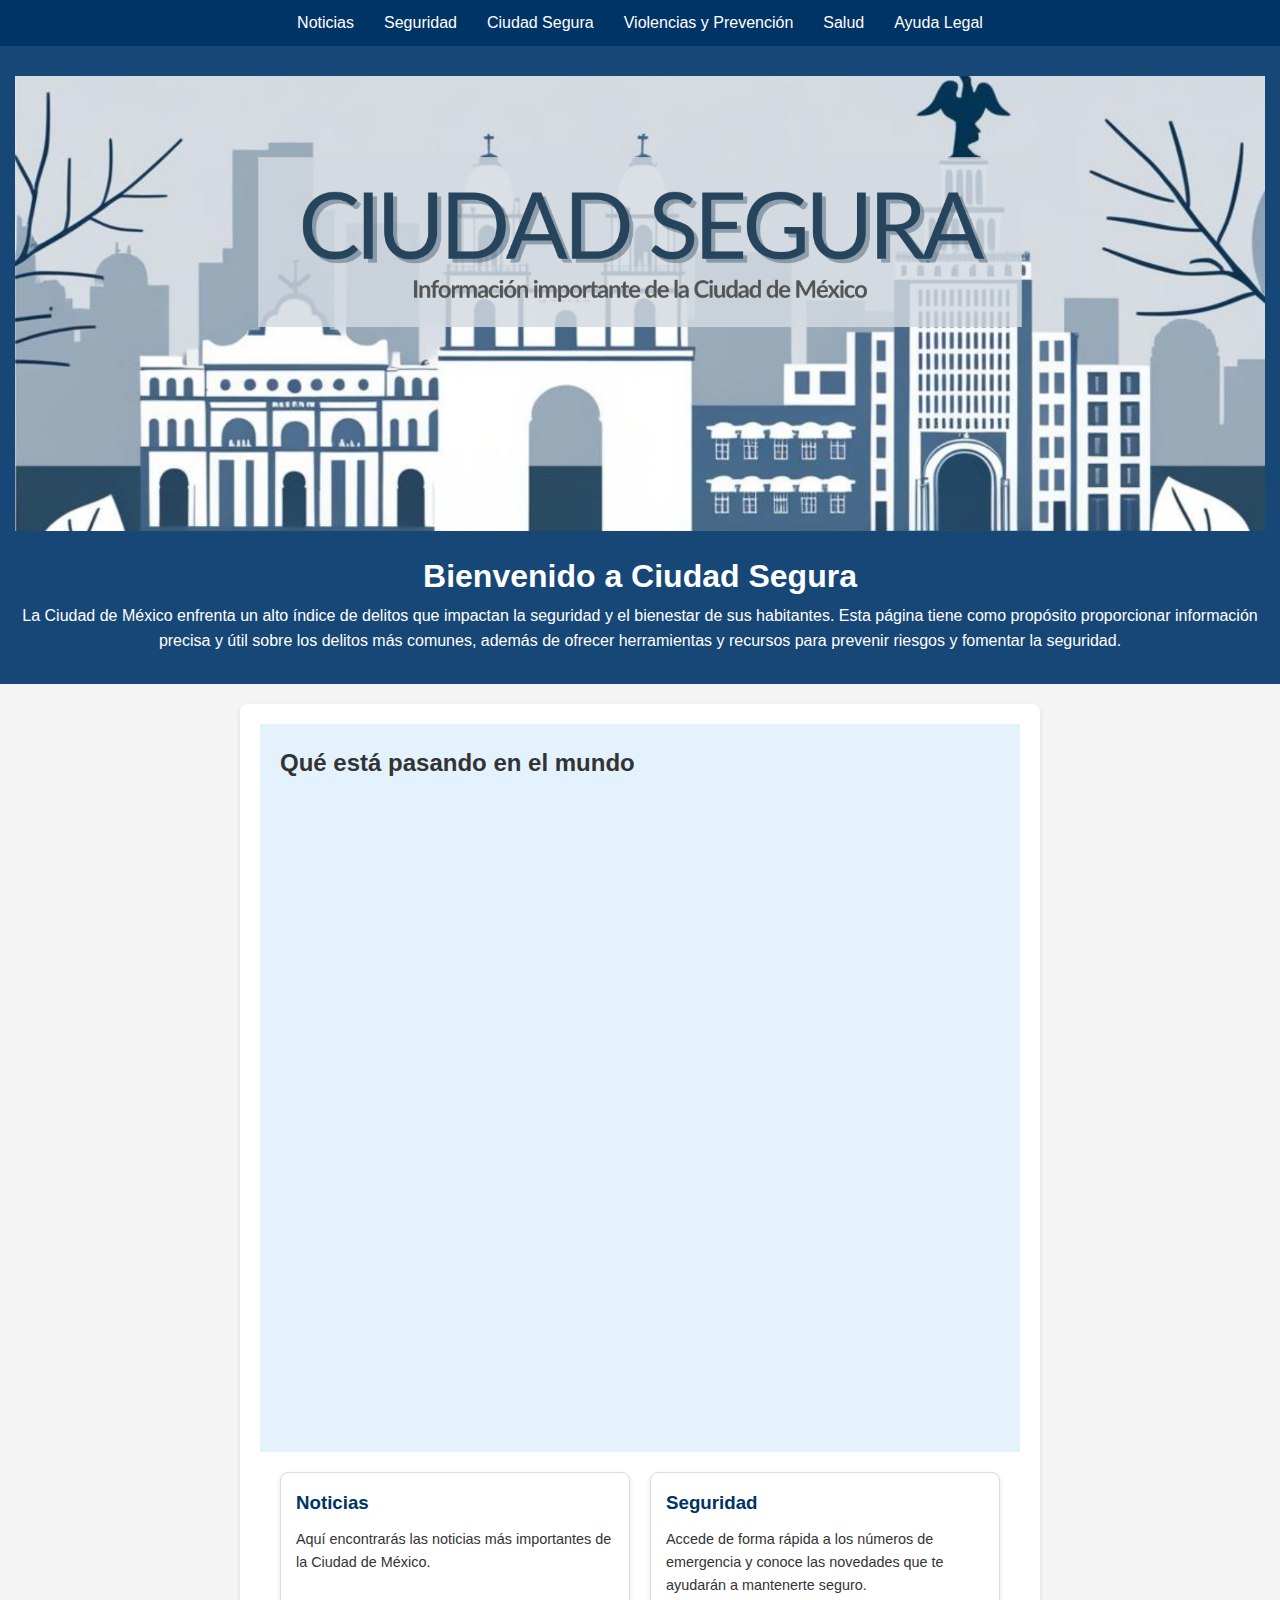
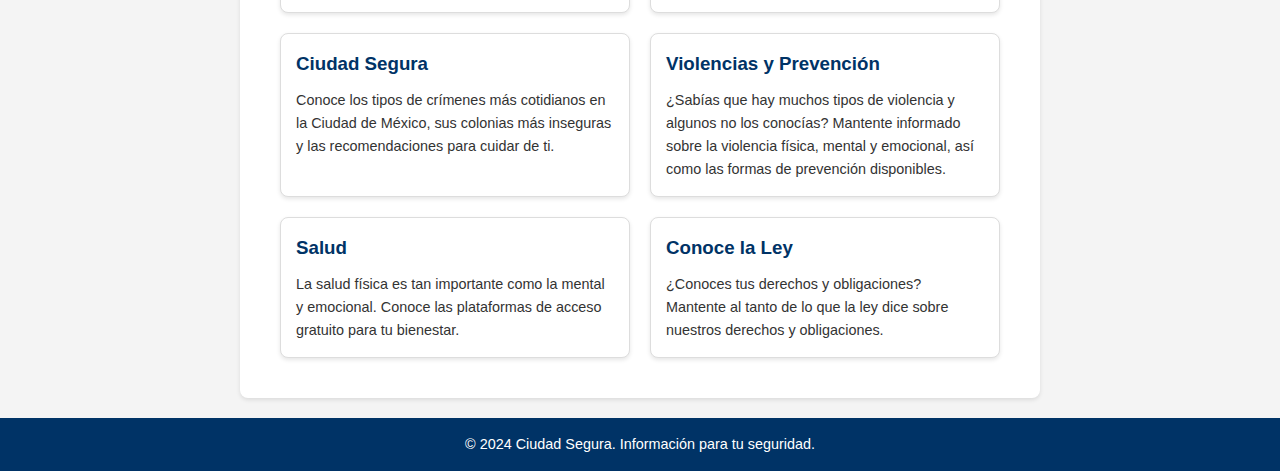
<file: index.html>
<!DOCTYPE html>
<html lang="en">
<head>
    <meta charset="UTF-8">
    <meta name="viewport" content="width=device-width, initial-scale=1.0">
    <title>Ciudad Segura - Inicio</title>
    <link rel="stylesheet" href="style.css">
</head>
<body>

    <nav>
        <ul class="navbar">
            <li><a href="noticias.html">Noticias</a></li>
            <li><a href="seguridad.html">Seguridad</a></li>
            <li><a href="ciudad_segura.html">Ciudad Segura</a></li>
            <li><a href="viole_preve.html">Violencias y Prevención</a></li>
            <li><a href="salud.html">Salud</a></li>
            <li><a href="legal.html">Ayuda Legal</a></li>
        </ul>
    </nav>

    <header class="hero">
        <img src="portada.png" alt="Portada de la página Ciudad Segura">
        <h1>Bienvenido a Ciudad Segura</h1>
        <p>
            La Ciudad de México enfrenta un alto índice de delitos que impactan la seguridad y el bienestar de sus habitantes.
            Esta página tiene como propósito proporcionar información precisa y útil sobre los delitos más comunes, además de
            ofrecer herramientas y recursos para prevenir riesgos y fomentar la seguridad.
        </p>
    </header>

    <main>
        <section class="videos">
            <h2>Qué está pasando en el mundo</h2>
            <div class="video-container">
                <iframe src="https://www.youtube.com/embed/QMFoQBpCQTg?si=iRoz0GBiye-akRLQ" frameborder="0" allowfullscreen></iframe>
                <iframe src="https://www.youtube.com/embed/kjMjwWbbTgo" frameborder="0" allowfullscreen></iframe>
            </div>
        </section>

        <section class="info-sections">
            <article id="noticias">
                <h3>Noticias</h3>
                <p>Aquí encontrarás las noticias más importantes de la Ciudad de México.</p>
            </article>

            <article id="seguridad">
                <h3>Seguridad</h3>
                <p>Accede de forma rápida a los números de emergencia y conoce las novedades que te ayudarán a mantenerte seguro.</p>
            </article>

            <article id="ciudad_segura">
                <h3>Ciudad Segura</h3>
                <p>Conoce los tipos de crímenes más cotidianos en la Ciudad de México, sus colonias más inseguras y las recomendaciones para cuidar de ti.</p>
            </article>

            <article id="violencia_prevencion">
                <h3>Violencias y Prevención</h3>
                <p>¿Sabías que hay muchos tipos de violencia y algunos no los conocías? Mantente informado sobre la violencia física, mental y emocional, 
                   así como las formas de prevención disponibles.
                </p>
            </article>

            <article id="salud">
                <h3>Salud</h3>
                <p>La salud física es tan importante como la mental y emocional. Conoce las plataformas de acceso gratuito para tu bienestar.</p>
            </article>

            <article id="legal">
                <h3>Conoce la Ley</h3>
                <p>¿Conoces tus derechos y obligaciones? Mantente al tanto de lo que la ley dice sobre nuestros derechos y obligaciones.</p>
            </article>
        </section>
    </main>

    <footer>
        <p>&copy; 2024 Ciudad Segura. Información para tu seguridad.</p>
    </footer>

</body>
</html>
</file>
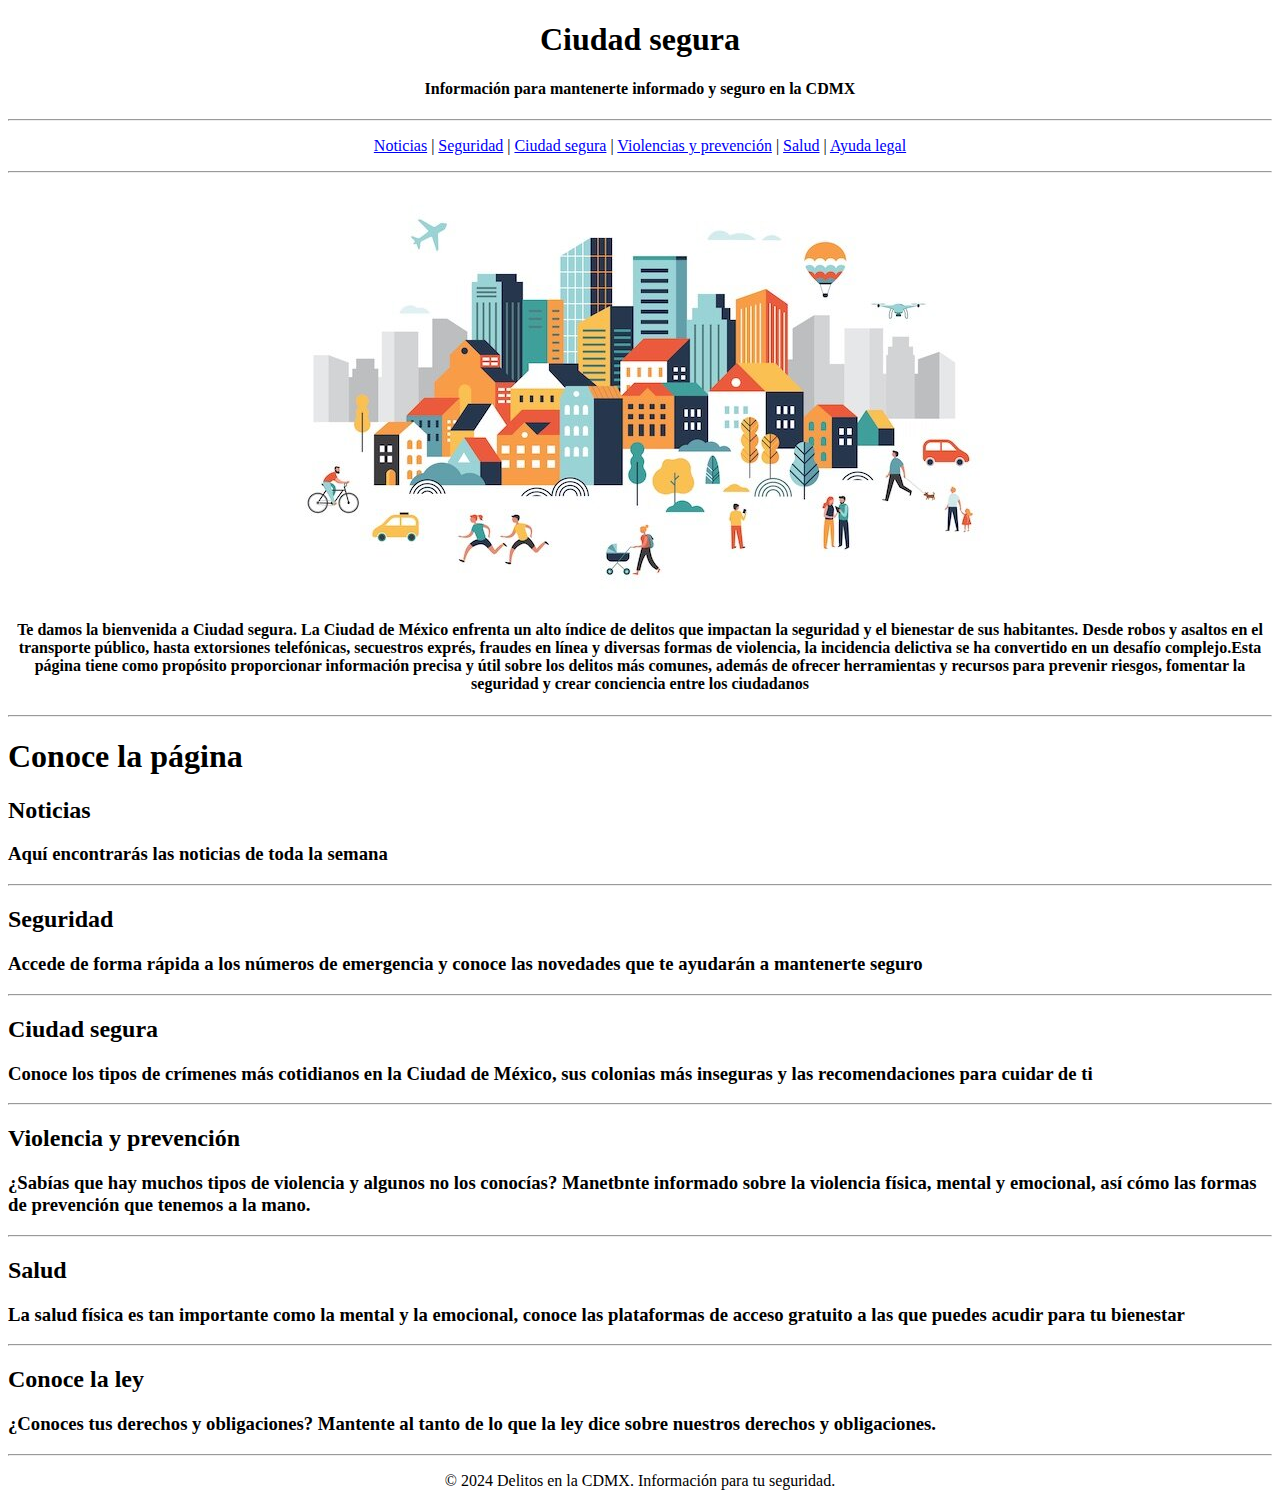
<file: sitio_web/index.html>
<!DOCTYPE html>
<html lang="en">
<head>
    <meta charset="UTF-8">
    <meta name="viewport" content="width=device-width, initial-scale=1.0">
    <title>Document</title>
</head>
<body>
    <header>
        <h1 style="text-align: center;">Ciudad segura</h1>
        <h4 style="text-align: center;">Información para mantenerte informado y seguro en la CDMX</h4>
        <hr>
    </header>
    <nav>
        <p style="text-align: center;">
            <a href="../sitio_web/noticias.html">Noticias</a> | 
            <a href="../sitio_web/seguridad.html">Seguridad</a> | 
            <a href="../sitio_web/ciudad_segura.html">Ciudad segura</a> | 
            <a href="../sitio_web/viole_preve.html">Violencias y prevención</a> |
            <a href="../sitio_web/salud.html">Salud</a> |
            <a href="../sitio_web/legal.html">Ayuda legal</a>
            
        </p>
        <hr>
    </nav>
    <main>
     
        <p style="text-align: center;">
        <img src="../imagenes/ciudad.jpg" alt="Imagen representativa de la Ciudad de México"> 
        </p>

     </body>   
        <h4 style="text-align: center;">Te damos la bienvenida a Ciudad segura. La Ciudad de México enfrenta un alto índice de delitos que impactan la seguridad y el bienestar de sus habitantes.
            Desde robos y asaltos en el transporte público, hasta extorsiones telefónicas, secuestros exprés, fraudes en línea y 
            diversas formas de violencia, la incidencia delictiva se ha convertido en un desafío complejo.Esta página tiene como 
            propósito proporcionar información precisa y útil sobre los delitos más comunes, además de ofrecer herramientas y recursos
             para prevenir riesgos, fomentar la seguridad y crear conciencia entre los ciudadanos 
        </h4>
        <hr>

        <h1> Conoce la página</h1>

    </section>
    <section id="Noticias">
        <h2> Noticias</h2>
        <h3>Aquí encontrarás las noticias de toda la semana</h3>

        <hr>

        <section id="Seguridad">
            <h2>Seguridad</h2>
            <h3>Accede de forma rápida a los números de emergencia y conoce las novedades que te ayudarán a mantenerte seguro</h3>
            
           
            <hr>

        </section>
        <section id="Ciudad segura">
            <h2>Ciudad segura</h2>
            <h3>Conoce los tipos de crímenes más cotidianos en la Ciudad de México, sus colonias más inseguras y las recomendaciones para cuidar de ti
            </h3>
           
            <hr>
       
        </section>
        <section id="Violencia y prevención">
            <h2>Violencia y prevención</h2>
            <h3>¿Sabías que hay muchos tipos de violencia y algunos no los conocías?
                Manetbnte informado sobre la violencia física, mental y emocional, así cómo las formas de prevención que tenemos a la mano.
            </h3>
           
            <hr>
        </section>

        <section id="Salud">
            <h2>Salud</h2>
            <h3>La salud física es tan importante como la mental y la emocional, conoce las plataformas de acceso gratuito a las que puedes acudir para tu bienestar</h3>
          
            <hr>
        </section>
    
        <section id="Conoce la ley">
            <h2>Conoce la ley</h2>
            <h3>¿Conoces tus derechos y obligaciones?
                Mantente al tanto de lo que la ley dice sobre nuestros derechos y obligaciones.
            </h3>
           
            <hr>
        </section>
    </main>
    <footer>
        <p style="text-align: center;">&copy; 2024 Delitos en la CDMX. Información para tu seguridad.</p>
    </footer>
</body>
</html>
</file>
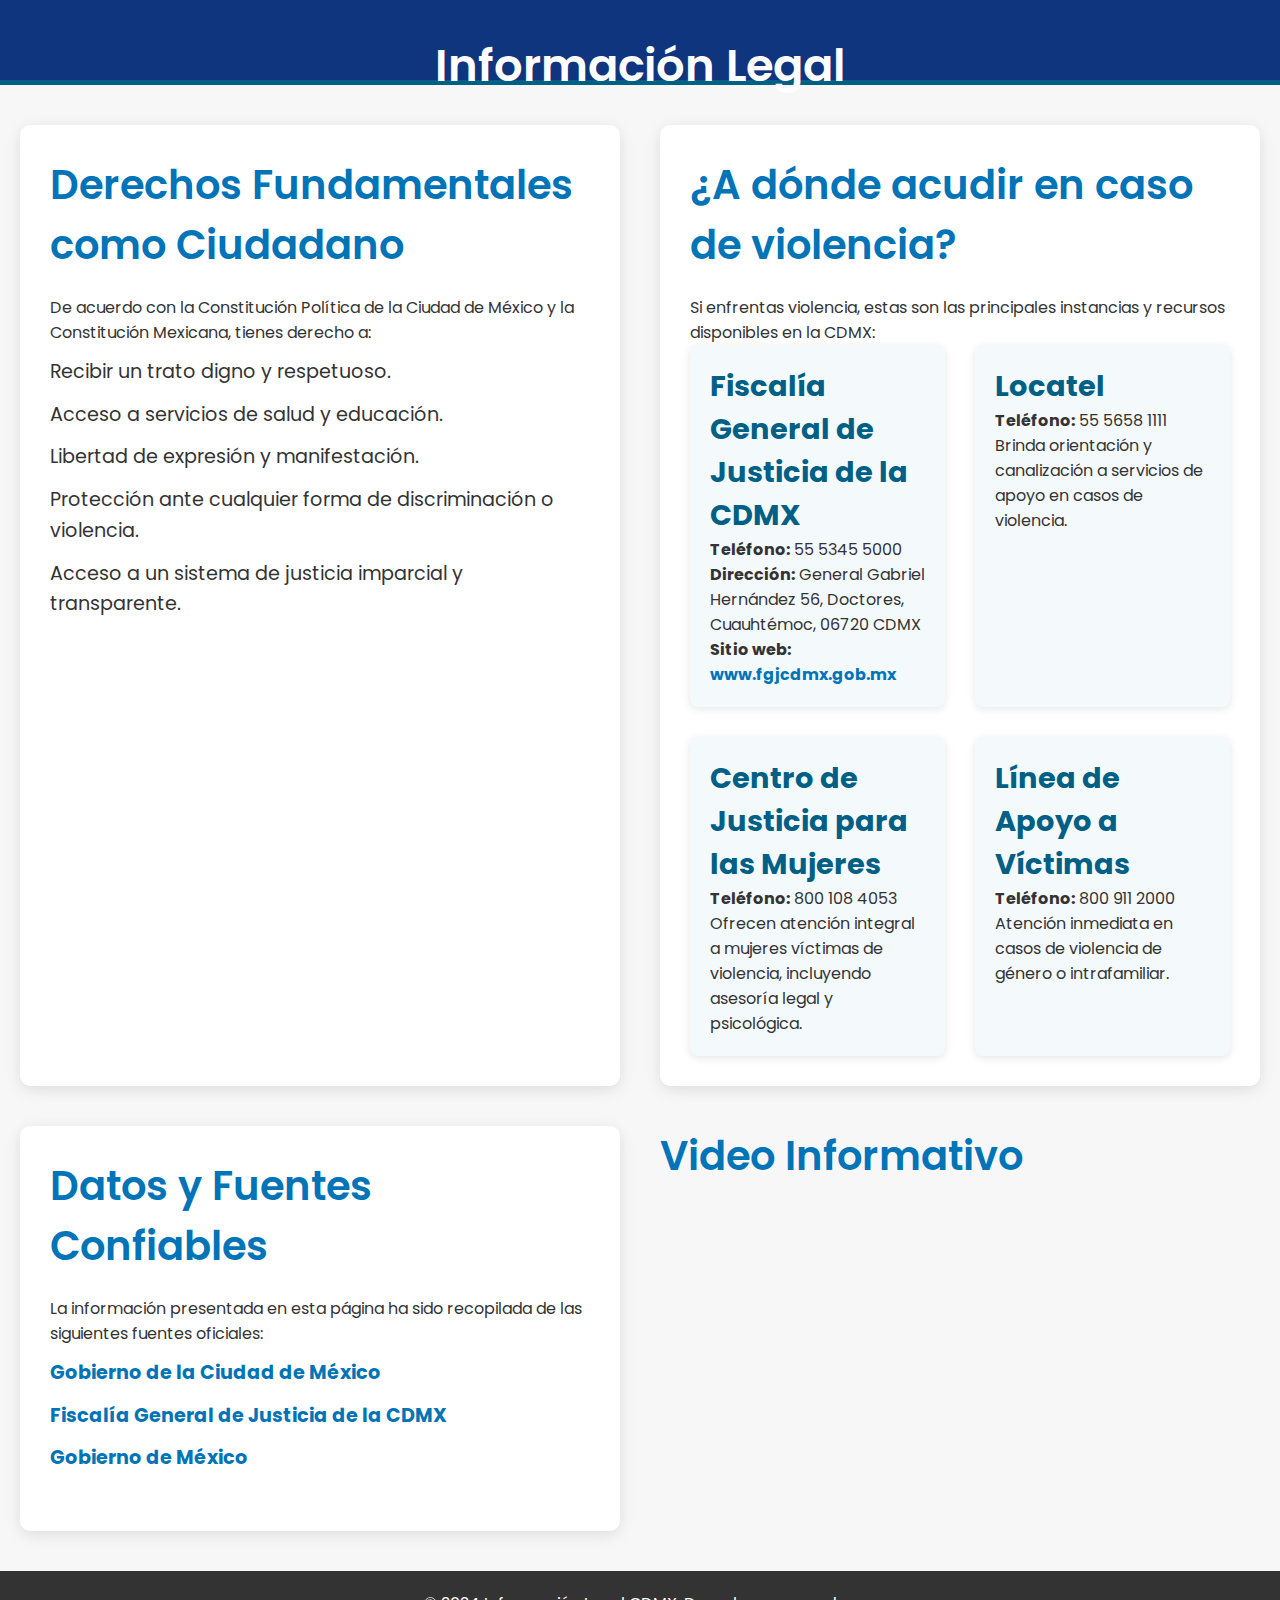
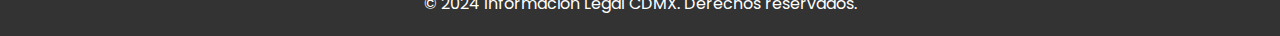
<file: legal.html>
<!DOCTYPE html>
<html lang="es">
<head>
    <meta charset="UTF-8">
    <meta name="viewport" content="width=device-width, initial-scale=1.0">
    <title>Información Legal</title>
    <link rel="stylesheet" href="legal.css">
    <!--  Google Fonts -->
    <link href="https://fonts.googleapis.com/css2?family=Poppins:wght@300;400;600&family=Roboto:wght@400;700&display=swap" rel="stylesheet">
</head>
<body>
    <header>
        
        <div class="header-content">
            <h1>Información Legal</h1>
           
        </div>
    </header>

    <main>
        <section class="section rights">
            <h2>Derechos Fundamentales como Ciudadano</h2>
            <p>De acuerdo con la Constitución Política de la Ciudad de México y la Constitución Mexicana, tienes derecho a:</p>
            <ul>
                <li>Recibir un trato digno y respetuoso.</li>
                <li>Acceso a servicios de salud y educación.</li>
                <li>Libertad de expresión y manifestación.</li>
                <li>Protección ante cualquier forma de discriminación o violencia.</li>
                <li>Acceso a un sistema de justicia imparcial y transparente.</li>
            </ul>
        </section>

        <section class="section violence">
            <h2>¿A dónde acudir en caso de violencia?</h2>
            <p>Si enfrentas violencia, estas son las principales instancias y recursos disponibles en la CDMX:</p>
            <div class="article-container">
                <article>
                    <h3>Fiscalía General de Justicia de la CDMX</h3>
                    <p><strong>Teléfono:</strong> 55 5345 5000</p>
                    <p><strong>Dirección:</strong> General Gabriel Hernández 56, Doctores, Cuauhtémoc, 06720 CDMX</p>
                    <p><strong>Sitio web:</strong> <a href="https://www.fgjcdmx.gob.mx" target="_blank">www.fgjcdmx.gob.mx</a></p>
                </article>
                <article>
                    <h3>Locatel</h3>
                    <p><strong>Teléfono:</strong> 55 5658 1111</p>
                    <p>Brinda orientación y canalización a servicios de apoyo en casos de violencia.</p>
                </article>
                <article>
                    <h3>Centro de Justicia para las Mujeres</h3>
                    <p><strong>Teléfono:</strong> 800 108 4053</p>
                    <p>Ofrecen atención integral a mujeres víctimas de violencia, incluyendo asesoría legal y psicológica.</p>
                </article>
                <article>
                    <h3>Línea de Apoyo a Víctimas</h3>
                    <p><strong>Teléfono:</strong> 800 911 2000</p>
                    <p>Atención inmediata en casos de violencia de género o intrafamiliar.</p>
                </article>
            </div>
        </section>

        <section class="section sources">
            <h2>Datos y Fuentes Confiables</h2>
            <p>La información presentada en esta página ha sido recopilada de las siguientes fuentes oficiales:</p>
            <ul>
                <li><a href="https://www.cdmx.gob.mx" target="_blank">Gobierno de la Ciudad de México</a></li>
                <li><a href="https://www.fgjcdmx.gob.mx" target="_blank">Fiscalía General de Justicia de la CDMX</a></li>
                <li><a href="https://www.gob.mx" target="_blank">Gobierno de México</a></li>
            </ul>
        </section>

        <section class="video">
            <h2>Video Informativo</h2>
            <div class="video-container">
                <iframe width="560" height="315" src="https://www.youtube.com/embed/W6Tv9E1hm_o" title="YouTube video player" frameborder="0" allow="accelerometer; autoplay; clipboard-write; encrypted-media; gyroscope; picture-in-picture" allowfullscreen></iframe>
            </div>
        </section>
    </main>

    <footer>
        <p>© 2024 Información Legal CDMX. Derechos reservados.</p>
    </footer>
</body>
</html>
</file>
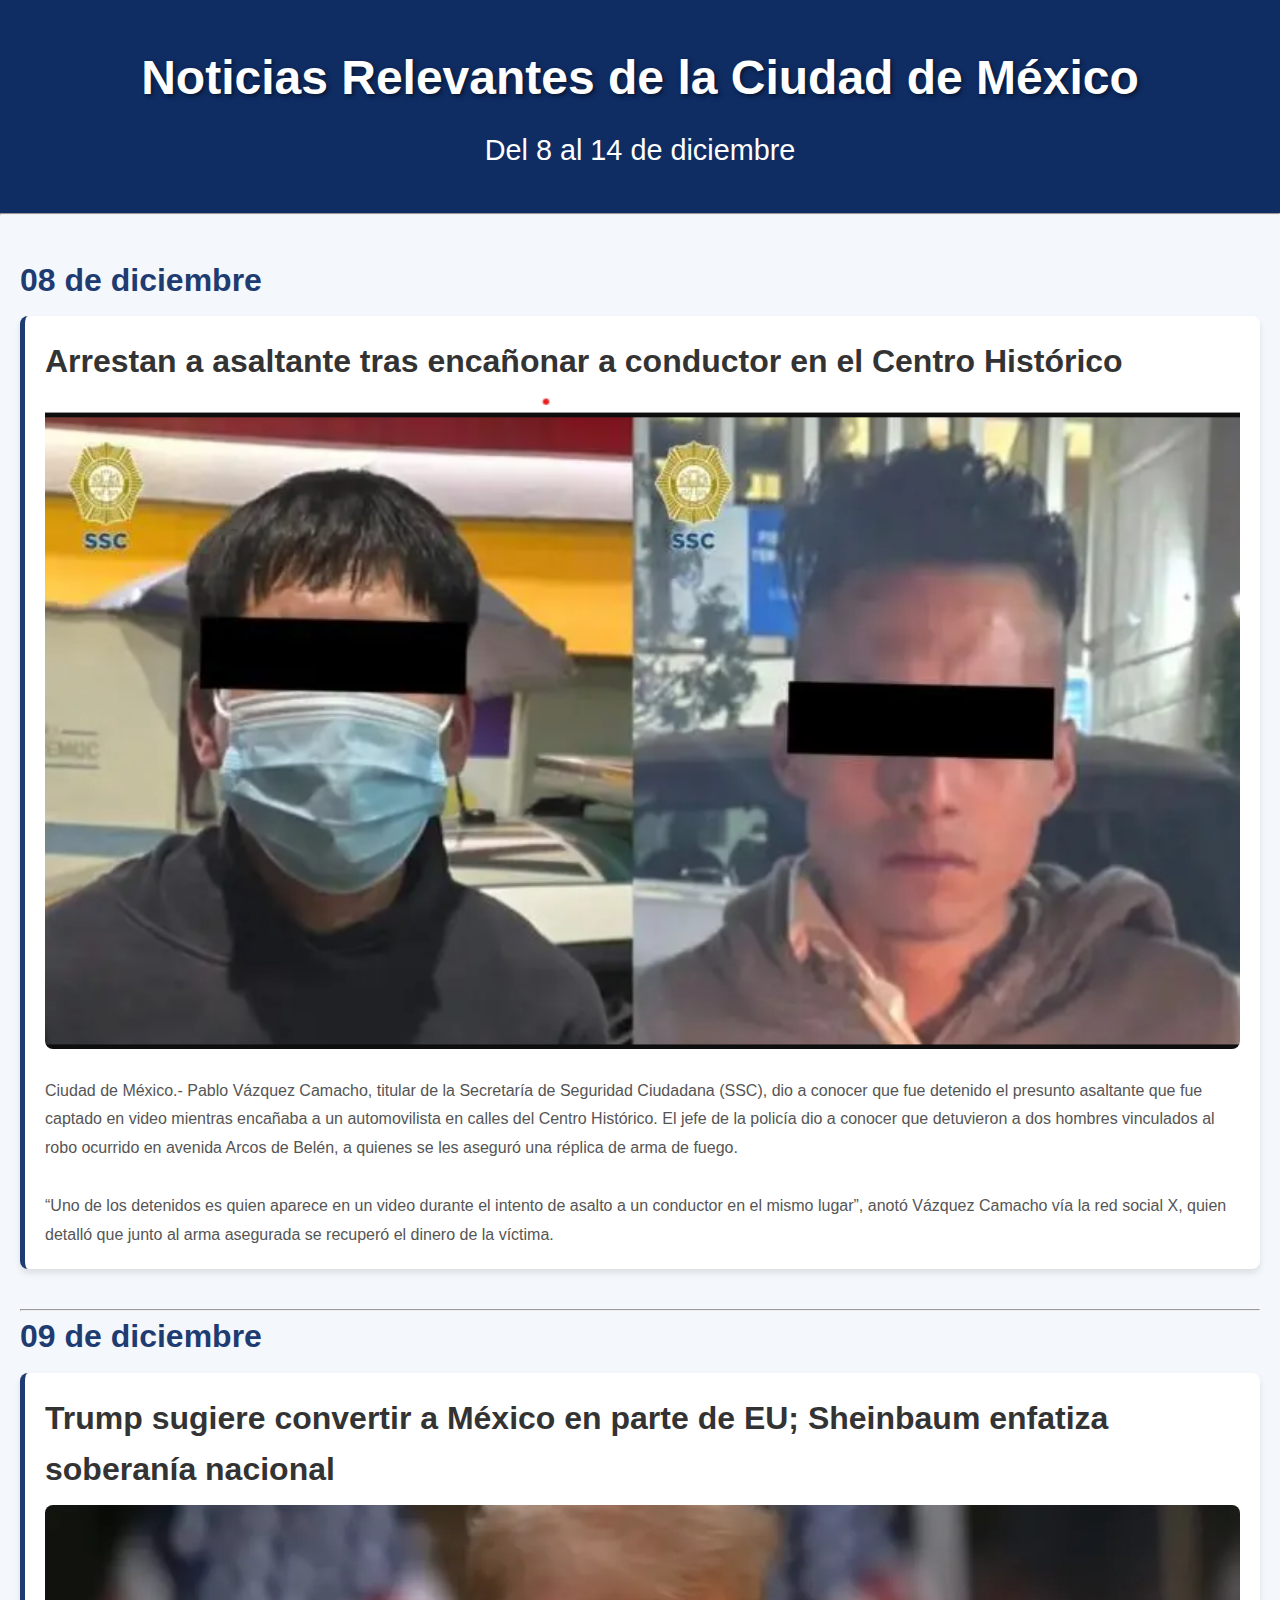
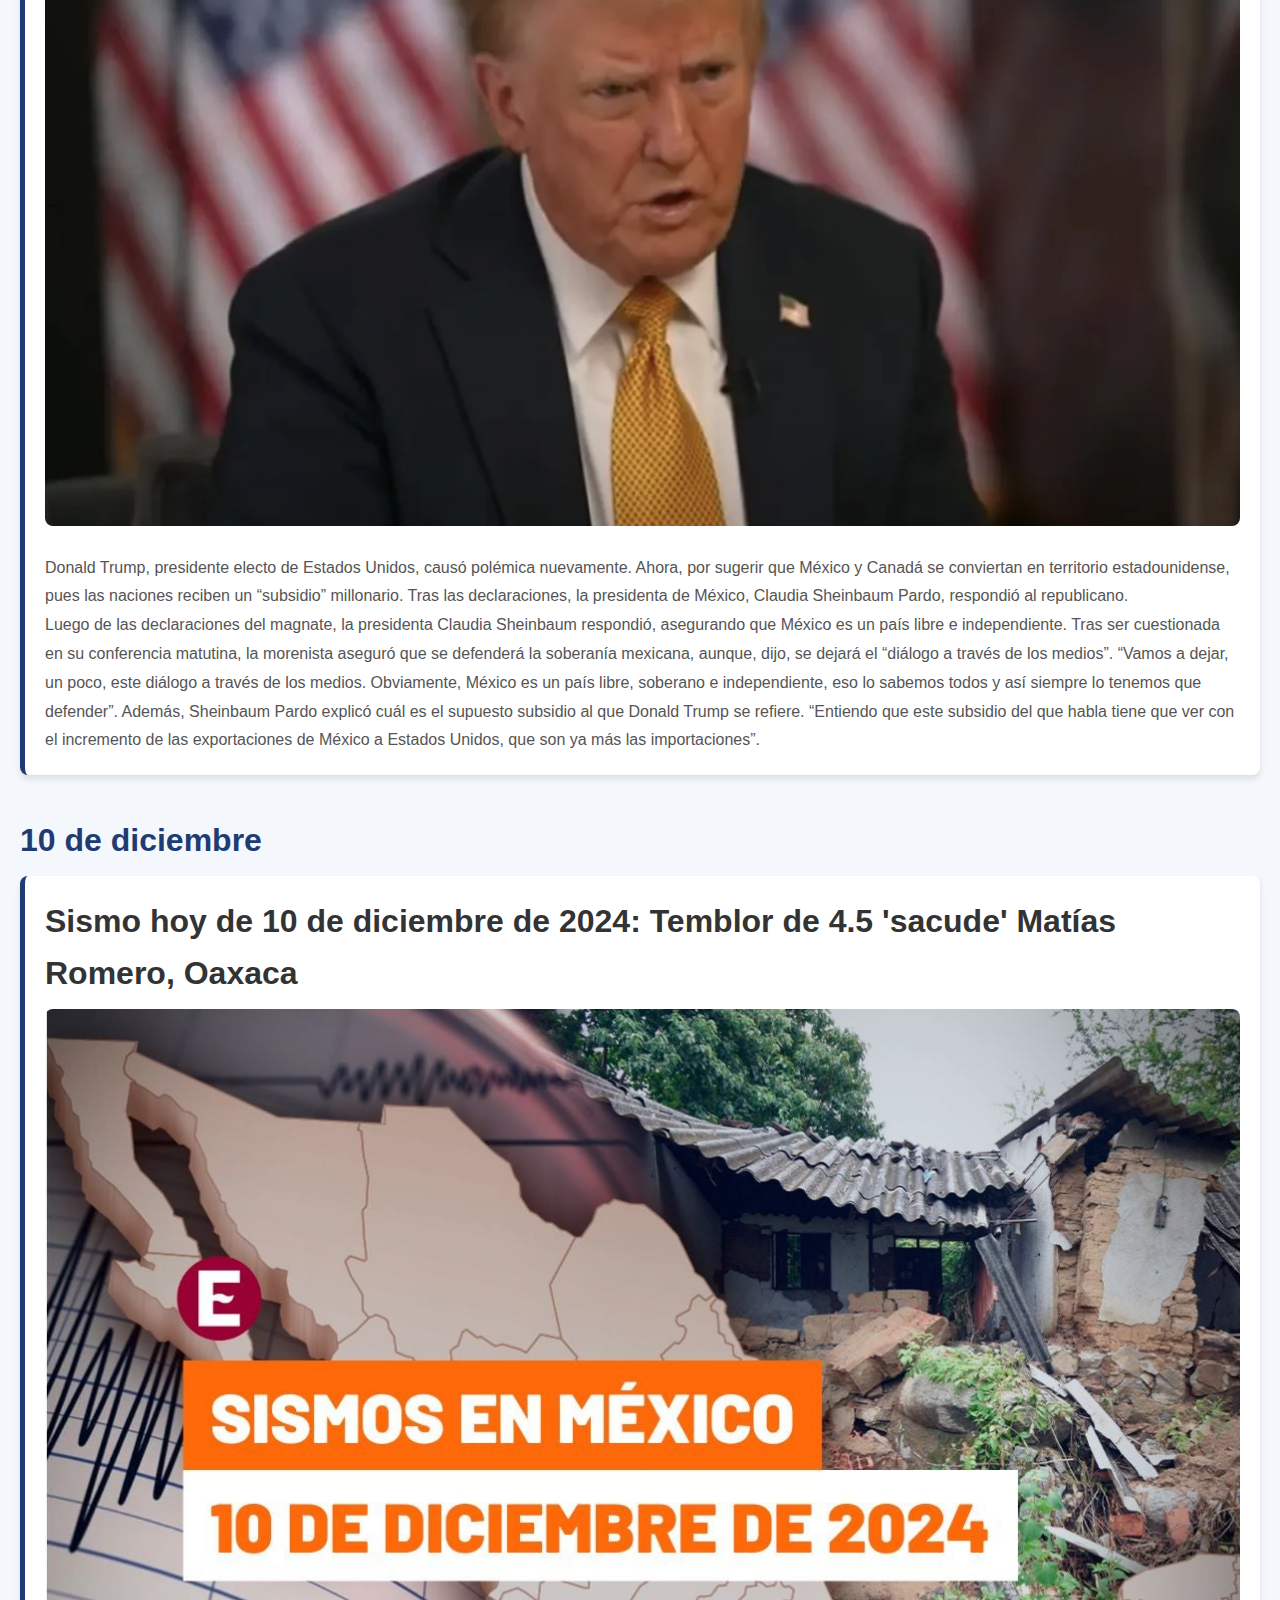
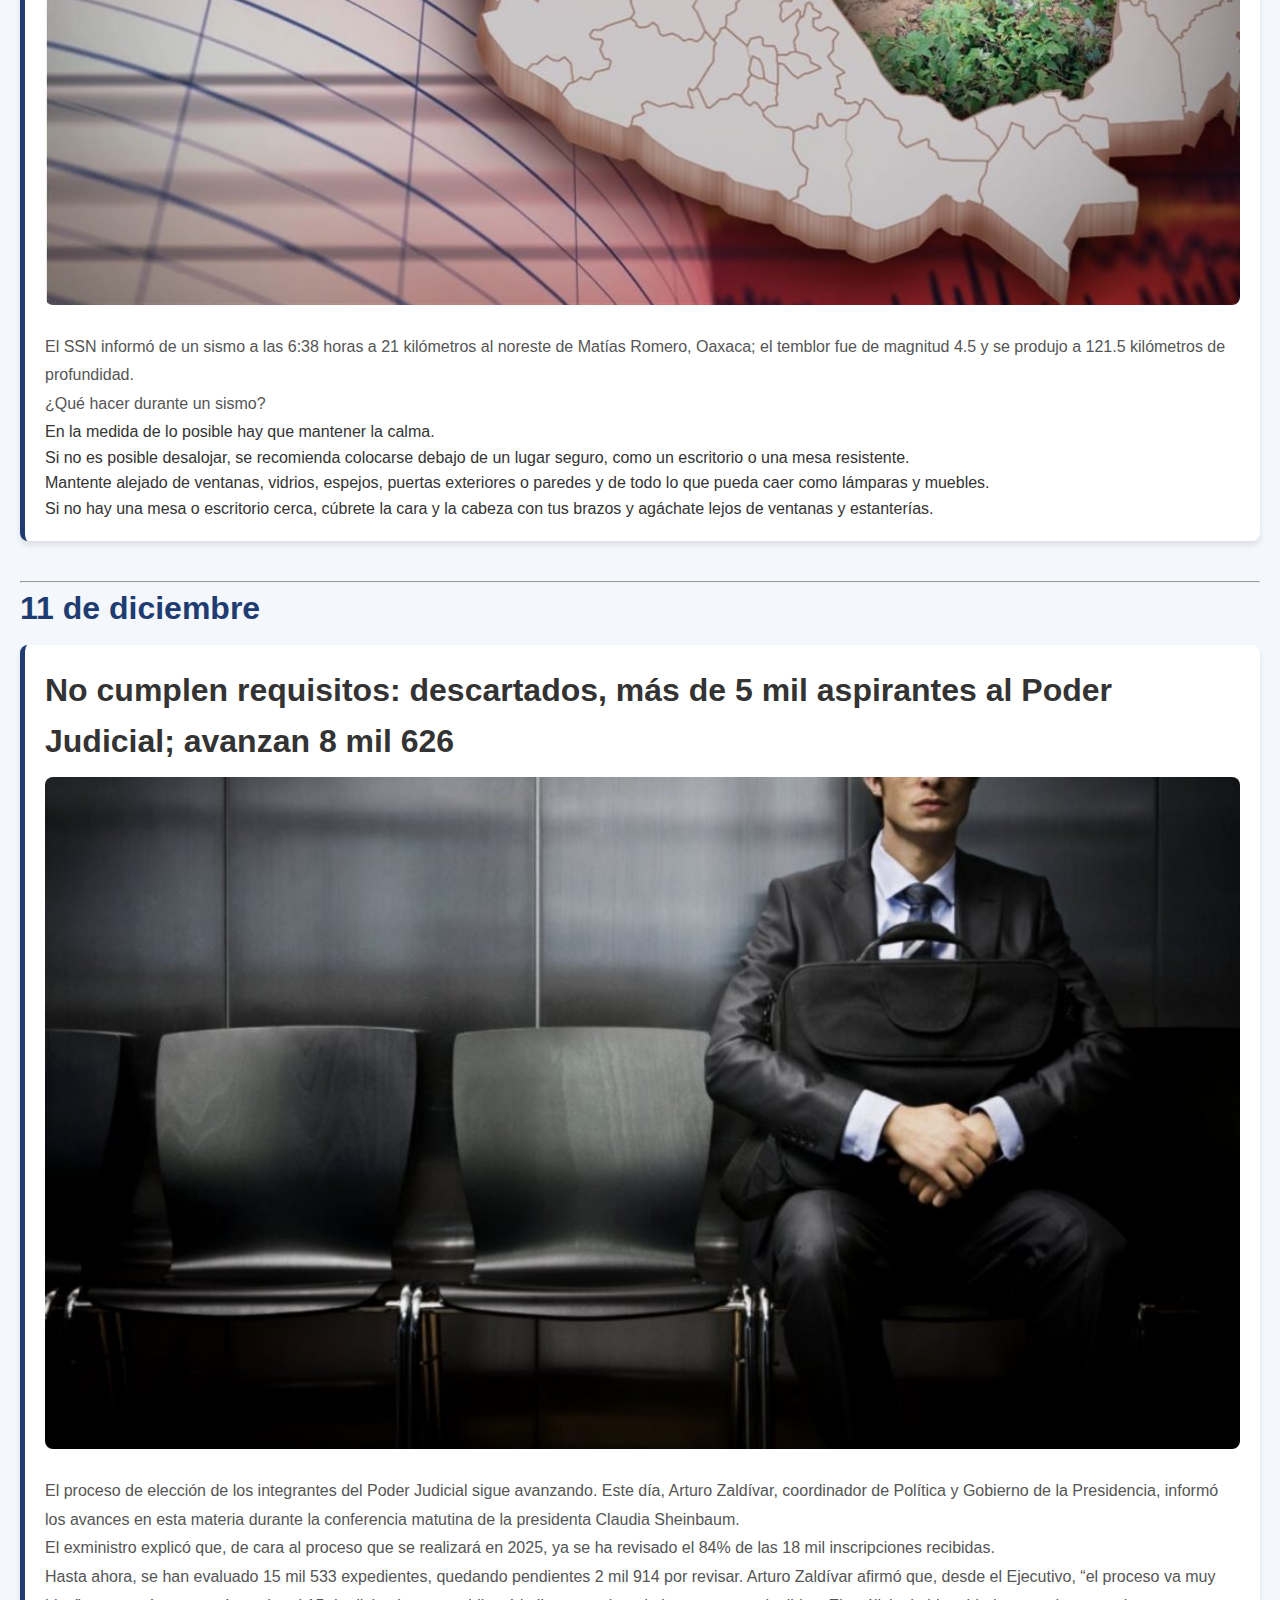
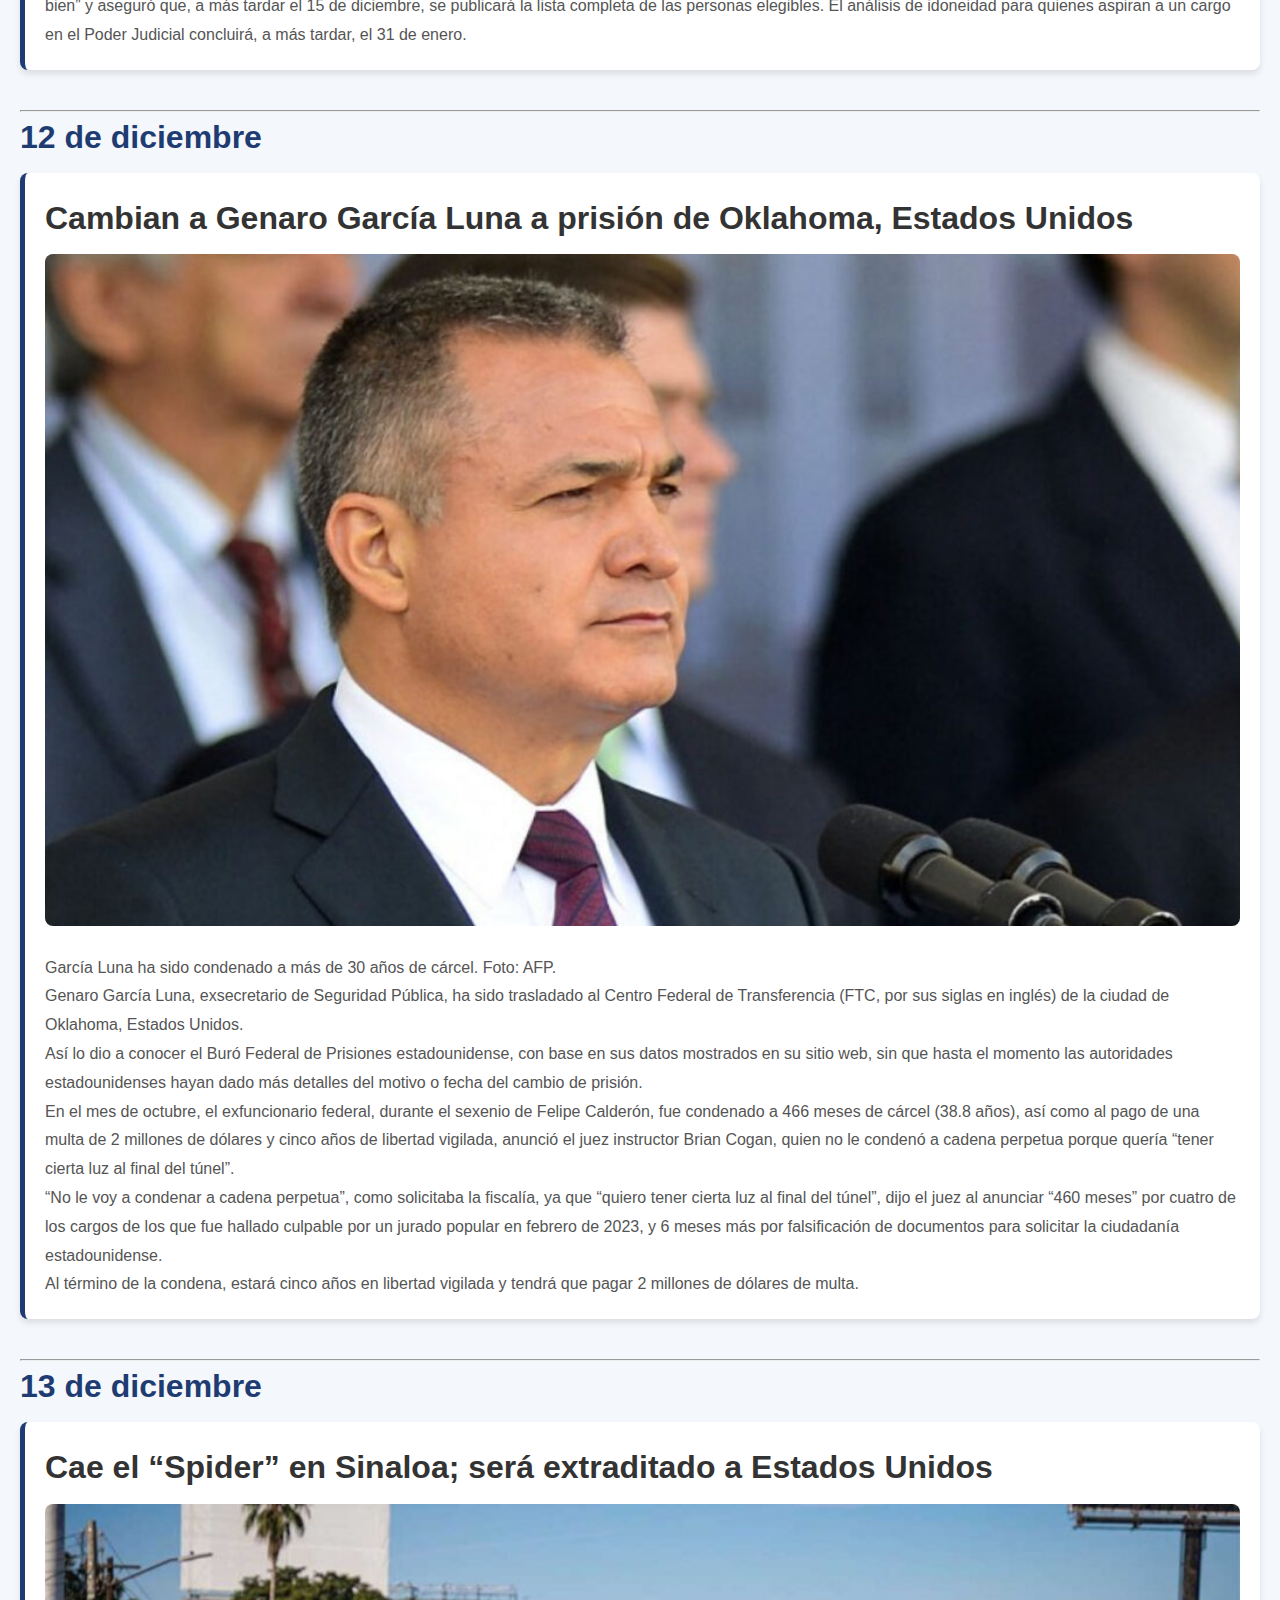
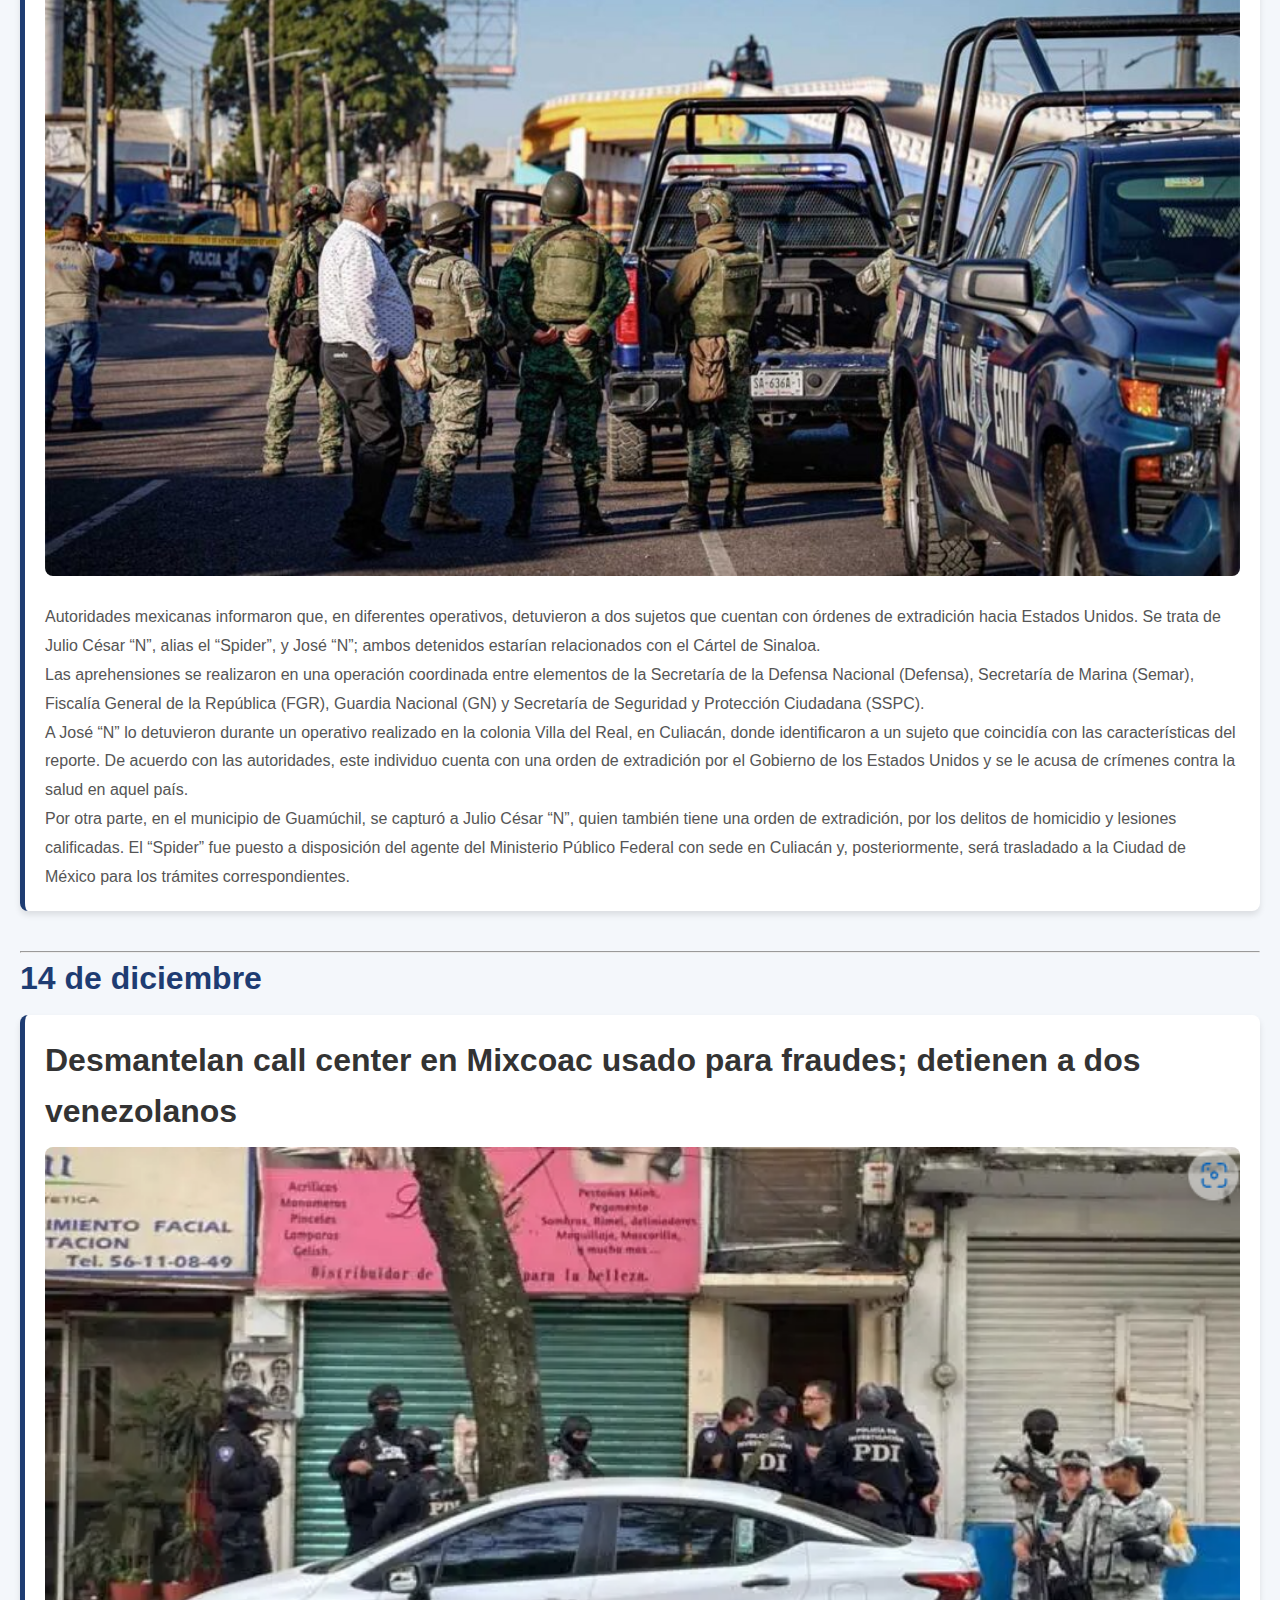
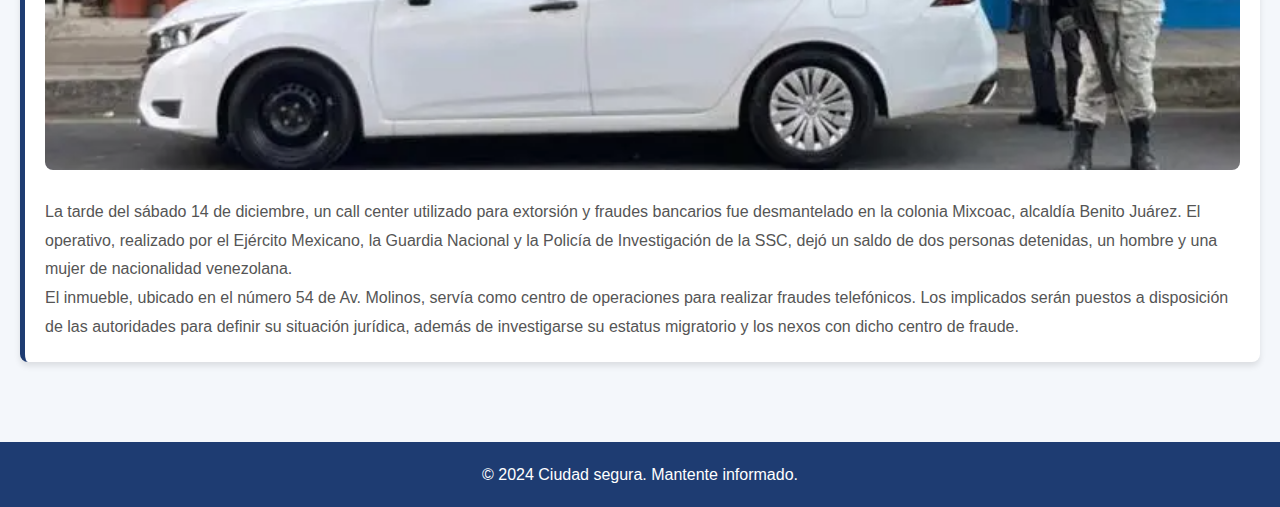
<file: noticias.html>
<!DOCTYPE html>
<html lang="es">
<head>
    <meta charset="UTF-8">
    <meta name="viewport" content="width=device-width, initial-scale=1.0">
    <title>Noticias de la CDMX (17-23 Nov)</title>
    <link rel="stylesheet" href="noticias.css">
</head>
<body class="noticias-cdmx">
    <header class="main-header">
        <img src="banner.png" alt="Imagen de personas caminando" class="banner-img">
        <div class="titles">
            <h1>Noticias Relevantes de la Ciudad de México</h1>
            <h2>Del 8 al 14 de diciembre</h2>
        </div>
    </header>
  <hr>  
    <main>
        <section class="news-day">
            <header>
                <h3>08 de diciembre</h3>
            </header>
            <article>
                <h2>Arrestan a asaltante tras encañonar a conductor en el Centro Histórico</h2>
               
                <img src="atraco.png" alt="Imagen de los implicados" class="news-img">
                <p>
                    Ciudad de México.- Pablo Vázquez Camacho, titular de la Secretaría de Seguridad Ciudadana (SSC), dio a conocer que fue detenido el presunto asaltante que fue captado en video mientras encañaba a un automovilista en calles del Centro Histórico.

El jefe de la policía dio a conocer que detuvieron a dos hombres vinculados al robo ocurrido en avenida Arcos de Belén, a quienes se les aseguró una réplica de arma de fuego.


                    <br><br>
                    “Uno de los detenidos es quien aparece en un video durante el intento de asalto a un conductor en el mismo lugar”, anotó Vázquez Camacho vía la red social X, quien detalló que junto al arma asegurada se recuperó el dinero de la víctima. 
                </p>
            </article>
        </section>
    <hr>
        <section class="news-day">
            <header>
                <h3>09 de diciembre</h3>
            </header>
            <article>
                <h2>Trump sugiere convertir a México en parte de EU; Sheinbaum enfatiza soberanía nacional</h2>
                <img src="trump.png" alt="Imagen del actual presidente de EUA, Donald Trump" class="news-img">
                <p>
                    Donald Trump, presidente electo de Estados Unidos, causó polémica nuevamente. Ahora, por sugerir que México y Canadá se conviertan en territorio estadounidense, pues las naciones reciben un “subsidio” millonario. Tras las declaraciones, la presidenta de México, Claudia Sheinbaum Pardo, respondió al republicano.
                </p>
                <p>Luego de las declaraciones del magnate, la presidenta Claudia Sheinbaum respondió, asegurando que México es un país libre e independiente. Tras ser cuestionada en su conferencia matutina, la morenista aseguró que se defenderá la soberanía mexicana, aunque, dijo, se dejará el “diálogo a través de los medios”.

                    “Vamos a dejar, un poco, este diálogo a través de los medios. Obviamente, México es un país libre, soberano e independiente, eso lo sabemos todos y así siempre lo tenemos que defender”.
                    
                    Además, Sheinbaum Pardo explicó cuál es el supuesto subsidio al que Donald Trump se refiere.
                    
                    “Entiendo que este subsidio del que habla tiene que ver con el incremento de las exportaciones de México a Estados Unidos, que son ya más las importaciones”.</p>
            </article>
        </section>

        <section class="news-day">
            <header>
                <h3>10 de diciembre</h3>
            </header>
            <article>
                <h2>Sismo hoy de 10 de diciembre de 2024: Temblor de 4.5 'sacude' Matías Romero, Oaxaca</h2>
                <img src="sismo.jpg" alt="Imagen relacionada a los sismos en México" class="news-img">
                <p>
                    El SSN informó de un sismo a las 6:38 horas a 21 kilómetros al noreste de Matías Romero, Oaxaca; el temblor fue de magnitud 4.5 y se produjo a 121.5 kilómetros de profundidad.
                </p>
                <p>¿Qué hacer durante un sismo?</p>
                <p>
                    <ul>En la medida de lo posible hay que mantener la calma.</ul>
                    <ul>Si no es posible desalojar, se recomienda colocarse debajo de un lugar seguro, como un escritorio o una mesa resistente.</ul>
                    <ul>Mantente alejado de ventanas, vidrios, espejos, puertas exteriores o paredes y de todo lo que pueda caer como lámparas y muebles.</ul>
                    <ul>Si no hay una mesa o escritorio cerca, cúbrete la cara y la cabeza con tus brazos y agáchate lejos de ventanas y estanterías.</ul>
                </p>   
                
            </article>
        </section>
    <hr>
        <section class="news-day">
            <header>
                <h3>11 de diciembre</h3>
            </header>
            <article>
                <h2>No cumplen requisitos: descartados, más de 5 mil aspirantes al Poder Judicial; avanzan 8 mil 626</h2>
                <img src="elecciones.jpg" alt="Imagen de un hombre esperando una entrevista de trabajo" class="news-img">
                <p>
                    El proceso de elección de los integrantes del Poder Judicial sigue avanzando. Este día, Arturo Zaldívar, coordinador de Política y Gobierno de la Presidencia, informó los avances en esta materia durante la conferencia matutina de la presidenta Claudia Sheinbaum.
                </p>
                <p>El exministro explicó que, de cara al proceso que se realizará en 2025, ya se ha revisado el 84% de las 18 mil inscripciones recibidas.</p>
                <p>Hasta ahora, se han evaluado 15 mil 533 expedientes, quedando pendientes 2 mil 914 por revisar. Arturo Zaldívar afirmó que, desde el Ejecutivo, “el proceso va muy bien” y aseguró que, a más tardar el 15 de diciembre, se publicará la lista completa de las personas elegibles. El análisis de idoneidad para quienes aspiran a un cargo en el Poder Judicial concluirá, a más tardar, el 31 de enero.

                </p>
            </article>
        </section>
    <hr>
        <section class="news-day">
            <header>
                <h3>12 de diciembre</h3>
            </header>
            <article>
                <h2>Cambian a Genaro García Luna a prisión de Oklahoma, Estados Unidos</h2>
                <img src="luna.jpg" alt="Imagen de Gernaro García Luna" class="news-img">
                <p>
                    García Luna ha sido condenado a más de 30 años de cárcel. Foto: AFP.
                </p>
                <p>Genaro García Luna, exsecretario de Seguridad Pública, ha sido trasladado al Centro Federal de Transferencia (FTC, por sus siglas en inglés) de la ciudad de Oklahoma, Estados Unidos.</p>
                <p>Así lo dio a conocer el Buró Federal de Prisiones estadounidense, con base en sus datos mostrados en su sitio web, sin que hasta el momento las autoridades estadounidenses hayan dado más detalles del motivo o fecha del cambio de prisión.</p>
                <p>En el mes de octubre, el exfuncionario federal, durante el sexenio de Felipe Calderón, fue condenado a 466 meses de cárcel (38.8 años), así como al pago de una multa de 2 millones de dólares y cinco años de libertad vigilada, anunció el juez instructor Brian Cogan, quien no le condenó a cadena perpetua porque quería “tener cierta luz al final del túnel”.</p>
                <p>“No le voy a condenar a cadena perpetua”, como solicitaba la fiscalía, ya que “quiero tener cierta luz al final del túnel”, dijo el juez al anunciar “460 meses” por cuatro de los cargos de los que fue hallado culpable por un jurado popular en febrero de 2023, y 6 meses más por falsificación de documentos para solicitar la ciudadanía estadounidense.</p>
                <p>Al término de la condena, estará cinco años en libertad vigilada y tendrá que pagar 2 millones de dólares de multa.</p>
            </article>
        </section>
    <hr>
        <section class="news-day">
            <header>
                <h3>13 de diciembre</h3>
            </header>
            <article>
                <h2>Cae el “Spider” en Sinaloa; será extraditado a Estados Unidos</h2>
                <img src="detencion.jpg" alt="Imagen de policias en labor" class="news-img">
                <p>
                    Autoridades mexicanas informaron que, en diferentes operativos, detuvieron a dos sujetos que cuentan con órdenes de extradición hacia Estados Unidos. Se trata de  Julio César “N”, alias el “Spider”, y José “N”; ambos detenidos estarían relacionados con el Cártel de Sinaloa.
                </p>
                <p>Las aprehensiones se realizaron en una operación coordinada entre elementos de la Secretaría de la Defensa Nacional (Defensa), Secretaría de Marina (Semar), Fiscalía General de la República (FGR), Guardia Nacional (GN) y Secretaría de Seguridad y Protección Ciudadana (SSPC).</p>
                <p>A José “N” lo detuvieron durante un operativo realizado en la colonia Villa del Real, en Culiacán, donde identificaron a un sujeto que coincidía con las características del reporte. De acuerdo con las autoridades, este individuo cuenta con una orden de extradición por el Gobierno de los Estados Unidos y se le acusa de crímenes contra la salud en aquel país.</p>
                <p>Por otra parte, en el municipio de Guamúchil, se capturó a Julio César “N”, quien también tiene una orden de extradición, por los delitos de homicidio y lesiones calificadas. El “Spider” fue puesto a disposición del agente del Ministerio Público Federal con sede en Culiacán y, posteriormente, será trasladado a la Ciudad de México para los trámites correspondientes. </p>

            </article>
        </section>
<hr>
        <section class="news-day">
            <header>
                <h3>14 de diciembre</h3>
            </header>
            <article>
                <h2>Desmantelan call center en Mixcoac usado para fraudes; detienen a dos venezolanos</h2>
                <img src="callcenter.png" alt="Imagen del operativo en el que se detuvieron a dos venezolanos" class="news-img">
                <p>
                    La tarde del sábado 14 de diciembre, un call center utilizado para extorsión y fraudes bancarios fue desmantelado en la colonia Mixcoac, alcaldía Benito Juárez. El operativo, realizado por el Ejército Mexicano, la Guardia Nacional y la Policía de Investigación de la SSC, dejó un saldo de dos personas detenidas, un hombre y una mujer de nacionalidad venezolana.
                </p>
                <p>El inmueble, ubicado en el número 54 de Av. Molinos, servía como centro de operaciones para realizar fraudes telefónicos. Los implicados serán puestos a disposición de las autoridades para definir su situación jurídica, además de investigarse su estatus migratorio y los nexos con dicho centro de fraude.</p>
            </article>
        </section>
    </main>

    <footer class="main-footer">
        <p>&copy; 2024 Ciudad segura. Mantente informado.</p>
    </footer>
</body>
</html>
</file>
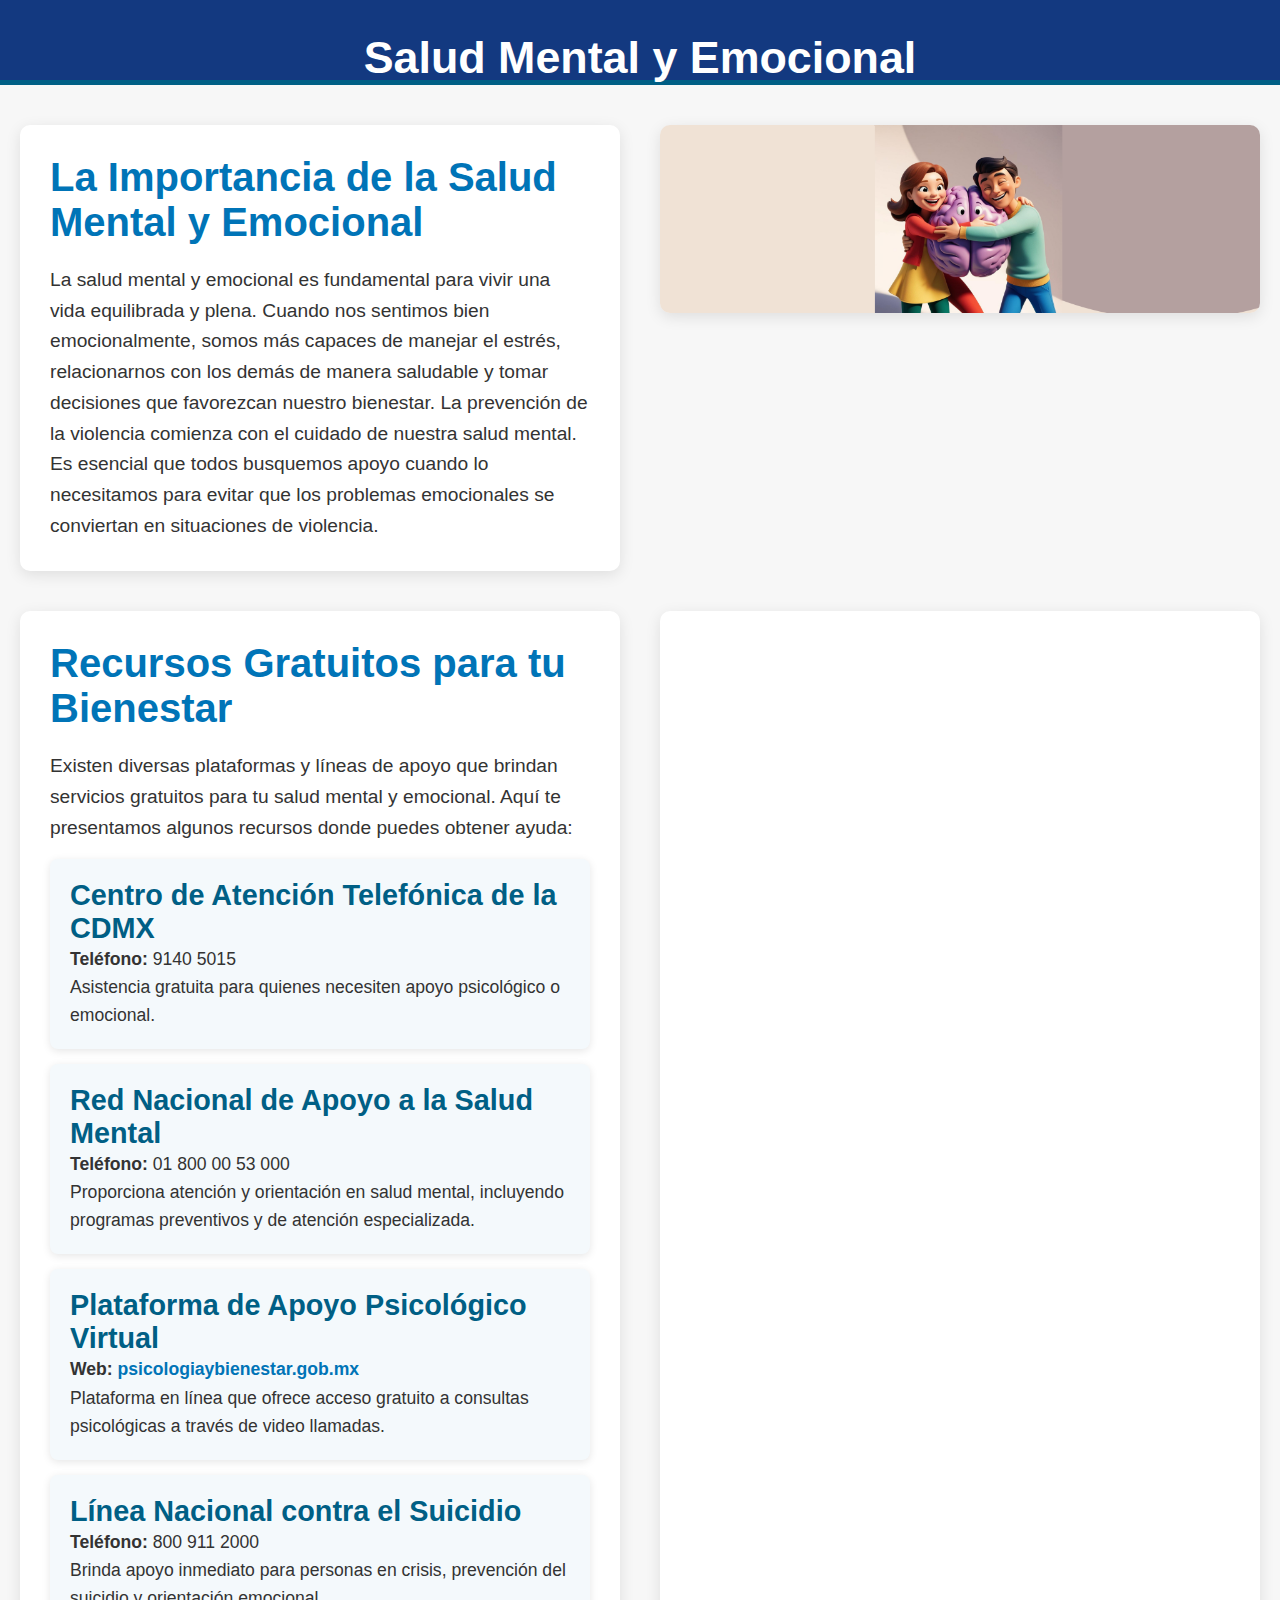
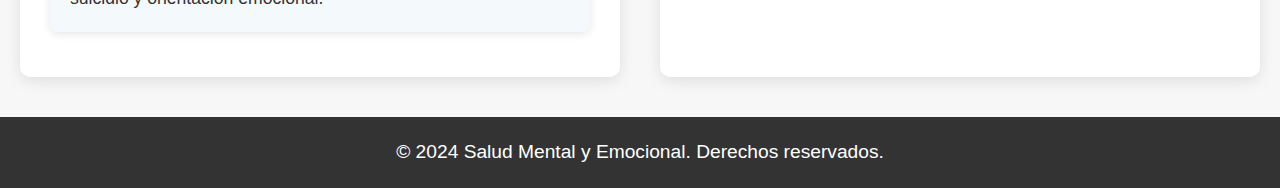
<file: salud.html>
<!DOCTYPE html>
<html lang="es">
<head>
    <meta charset="UTF-8">
    <meta name="viewport" content="width=device-width, initial-scale=1.0">
    <title>Salud Mental y Emocional</title>
    <link rel="stylesheet" href="salud.css">
</head>
<body>
    <header>
        
        <div class="header-content">
            <h1>Salud Mental y Emocional</h1>
            
        </div>
    </header>

    <main>
        <section class="content-section">
            <div class="container">
                <h2>La Importancia de la Salud Mental y Emocional</h2>
                <p>La salud mental y emocional es fundamental para vivir una vida equilibrada y plena. Cuando nos sentimos bien emocionalmente, somos más capaces de manejar el estrés, relacionarnos con los demás de manera saludable y tomar decisiones que favorezcan nuestro bienestar. La prevención de la violencia comienza con el cuidado de nuestra salud mental. Es esencial que todos busquemos apoyo cuando lo necesitamos para evitar que los problemas emocionales se conviertan en situaciones de violencia.</p>
            </div>
        </section>

        <section class="image-section">
            <div class="container">
                <img src="salud.png" alt="imagen referente a la salud mental">
            </div>
        </section>

        <section class="resources-section">
            <div class="container">
                <h2>Recursos Gratuitos para tu Bienestar</h2>
                <p>Existen diversas plataformas y líneas de apoyo que brindan servicios gratuitos para tu salud mental y emocional. Aquí te presentamos algunos recursos donde puedes obtener ayuda:</p>
                
                <div class="resource-item">
                    <h3>Centro de Atención Telefónica de la CDMX</h3>
                    <p><strong>Teléfono:</strong> 9140 5015</p>
                    <p>Asistencia gratuita para quienes necesiten apoyo psicológico o emocional.</p>
                </div>
                
                <div class="resource-item">
                    <h3>Red Nacional de Apoyo a la Salud Mental</h3>
                    <p><strong>Teléfono:</strong> 01 800 00 53 000</p>
                    <p>Proporciona atención y orientación en salud mental, incluyendo programas preventivos y de atención especializada.</p>
                </div>
                
                <div class="resource-item">
                    <h3>Plataforma de Apoyo Psicológico Virtual</h3>
                    <p><strong>Web:</strong> <a href="https://www.psicologiaybienestar.gob.mx" target="_blank">psicologiaybienestar.gob.mx</a></p>
                    <p>Plataforma en línea que ofrece acceso gratuito a consultas psicológicas a través de video llamadas.</p>
                </div>

                <div class="resource-item">
                    <h3>Línea Nacional contra el Suicidio</h3>
                    <p><strong>Teléfono:</strong> 800 911 2000</p>
                    <p>Brinda apoyo inmediato para personas en crisis, prevención del suicidio y orientación emocional.</p>
                </div>
            </div>
        </section>

        <section class="video-section">
            <div class="container">
                <div class="video-container">
                    <iframe width="560" height="315" src="https://www.youtube.com/embed/NAlY-1KI6ts" title="YouTube video player" frameborder="0" allow="accelerometer; autoplay; clipboard-write; encrypted-media; gyroscope; picture-in-picture" allowfullscreen></iframe>
                </div>
            </div>
        </section>
    </main>

    <footer>
        <p>© 2024 Salud Mental y Emocional. Derechos reservados.</p>
    </footer>
</body>
</html>
</file>
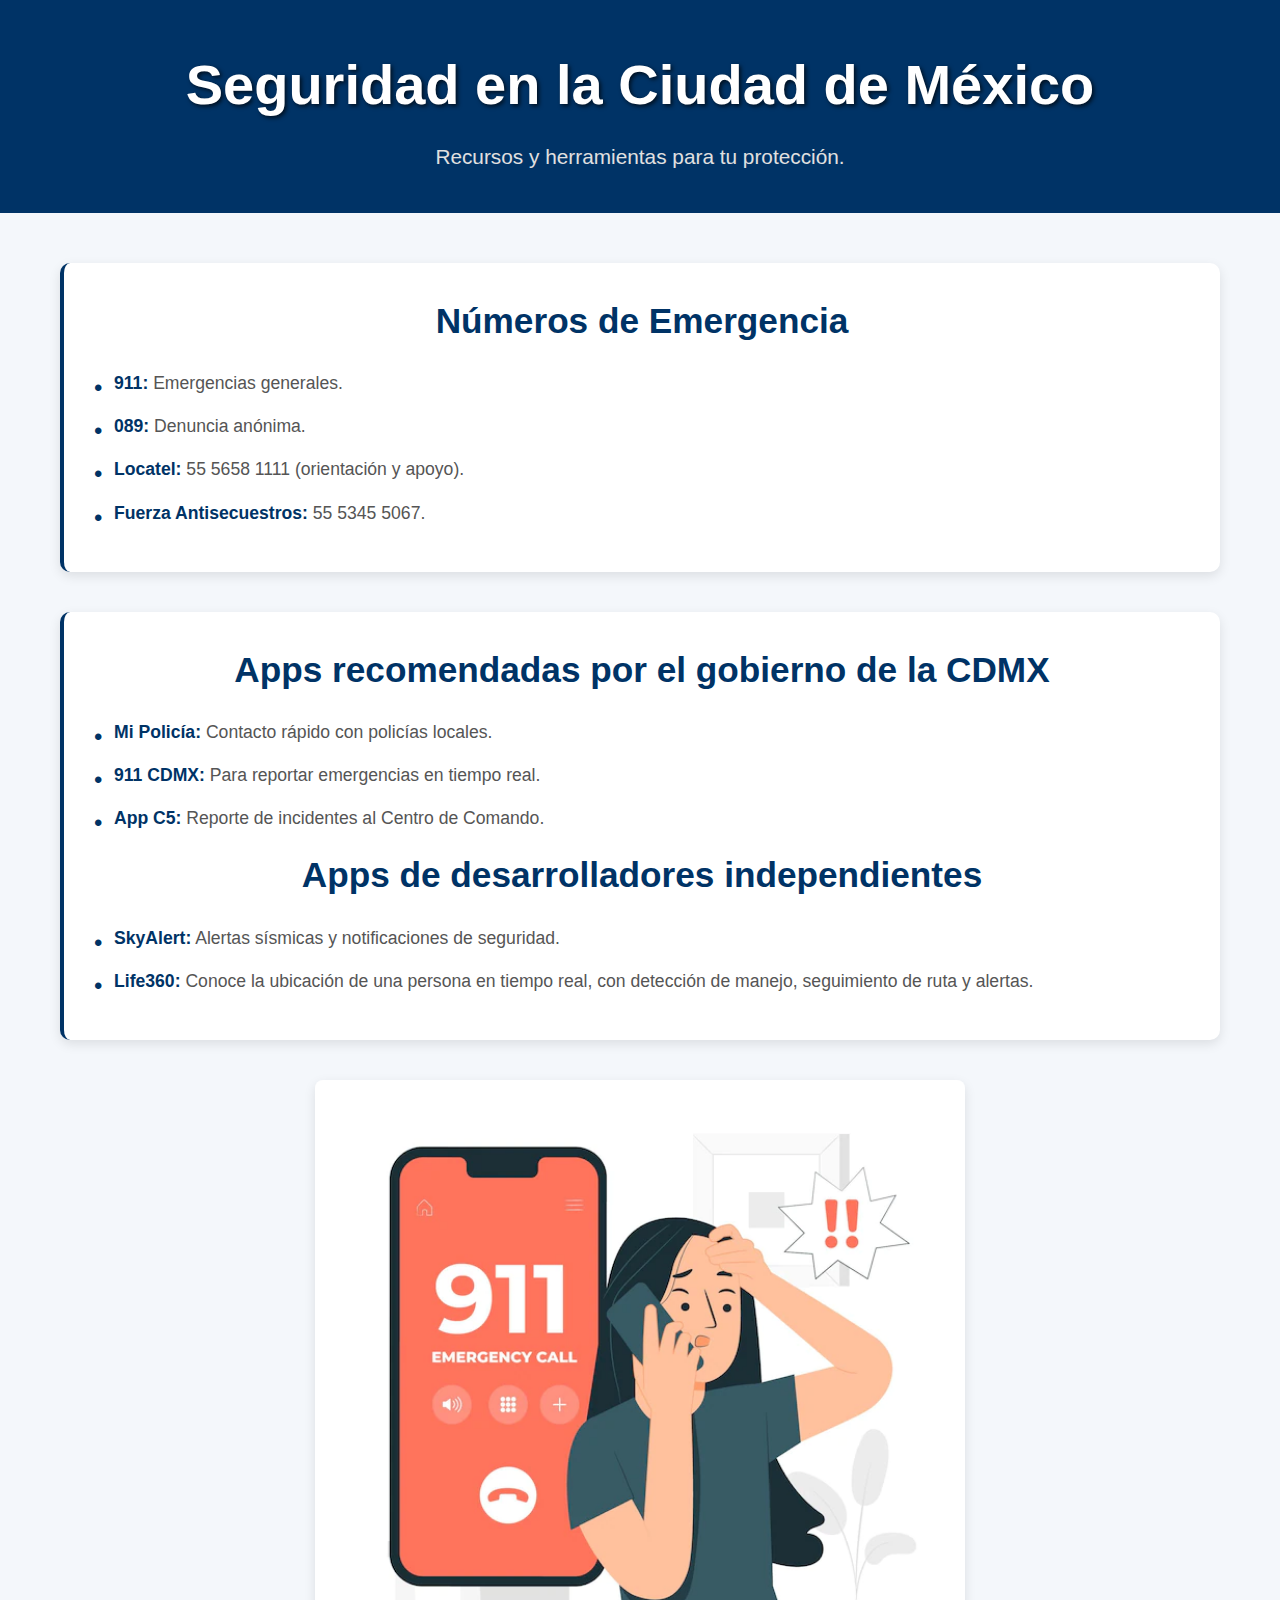
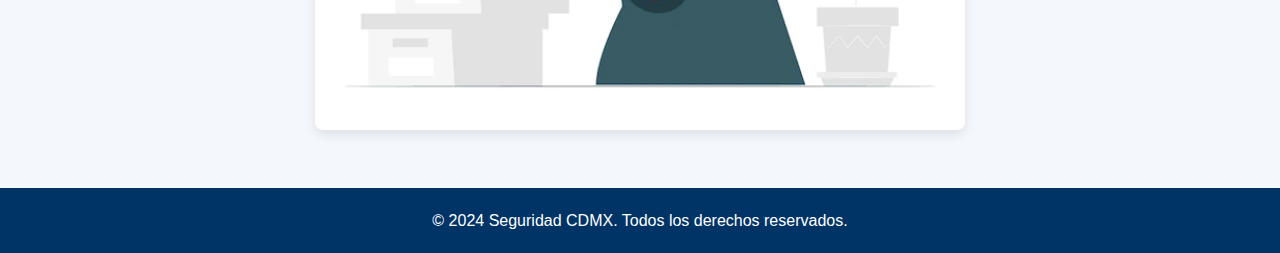
<file: seguridad.html>
<!DOCTYPE html>
<html lang="es">
<head>
    <meta charset="UTF-8">
    <meta name="viewport" content="width=device-width, initial-scale=1.0">
    <title>Seguridad en la Ciudad de México</title>
    <link rel="stylesheet" href="seguridad.css">
</head>
<body>
    <header class="main-header">
        <div class="header-content">
            <img src="banner.png" alt="Imagen de personas caminando" class="header-img">
            <div class="header-text">
                <h1>Seguridad en la Ciudad de México</h1>
                <p>Recursos y herramientas para tu protección.</p>
            </div>
        </div>
    </header>

    <main class="content">
        <section class="resource-section">
            <h2 class="section-title">Números de Emergencia</h2>
            <ul class="resource-list">
                <li><strong>911:</strong> Emergencias generales.</li>
                <li><strong>089:</strong> Denuncia anónima.</li>
                <li><strong>Locatel:</strong> 55 5658 1111 (orientación y apoyo).</li>
                <li><strong>Fuerza Antisecuestros:</strong> 55 5345 5067.</li>
            </ul>
        </section>

        <section class="resource-section">
            <h2 class="section-title">Apps recomendadas por el gobierno de la CDMX</h2>
            <ul class="resource-list">
                <li><strong>Mi Policía:</strong> Contacto rápido con policías locales.</li>
                <li><strong>911 CDMX:</strong> Para reportar emergencias en tiempo real.</li>
                <li><strong>App C5:</strong> Reporte de incidentes al Centro de Comando.</li>
            </ul>

            <h2 class="section-title">Apps de desarrolladores independientes</h2>
            <ul class="resource-list">
                <li><strong>SkyAlert:</strong> Alertas sísmicas y notificaciones de seguridad.</li>
                <li><strong>Life360:</strong> Conoce la ubicación de una persona en tiempo real, con detección de manejo, seguimiento de ruta y alertas.</li>
            </ul>
        </section>

        <section class="image-section">
            <img src="911.png" alt="Imagen de una mujer llamando al 911" class="image-responsive">
        </section>
    </main>

    <footer class="main-footer">
        <p>&copy; 2024 Seguridad CDMX. Todos los derechos reservados.</p>
    </footer>
</body>
</html>
</file>
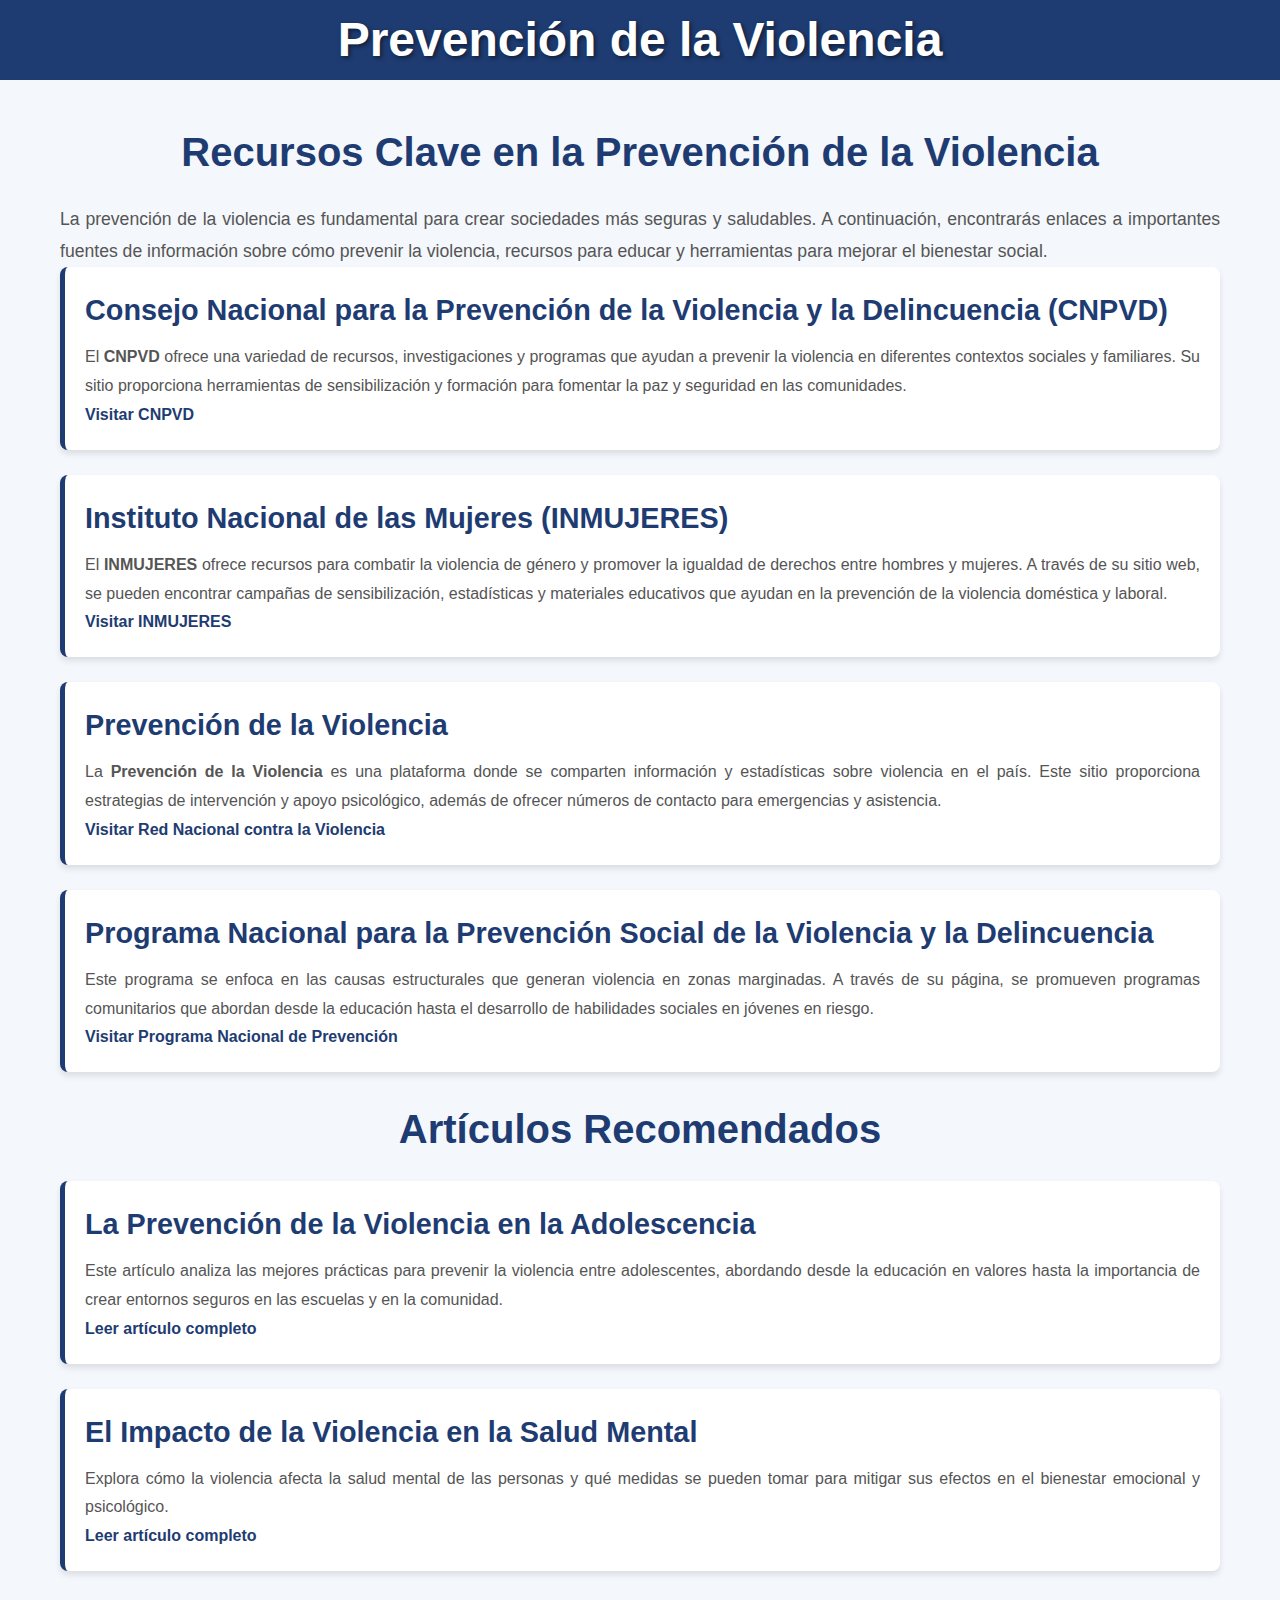
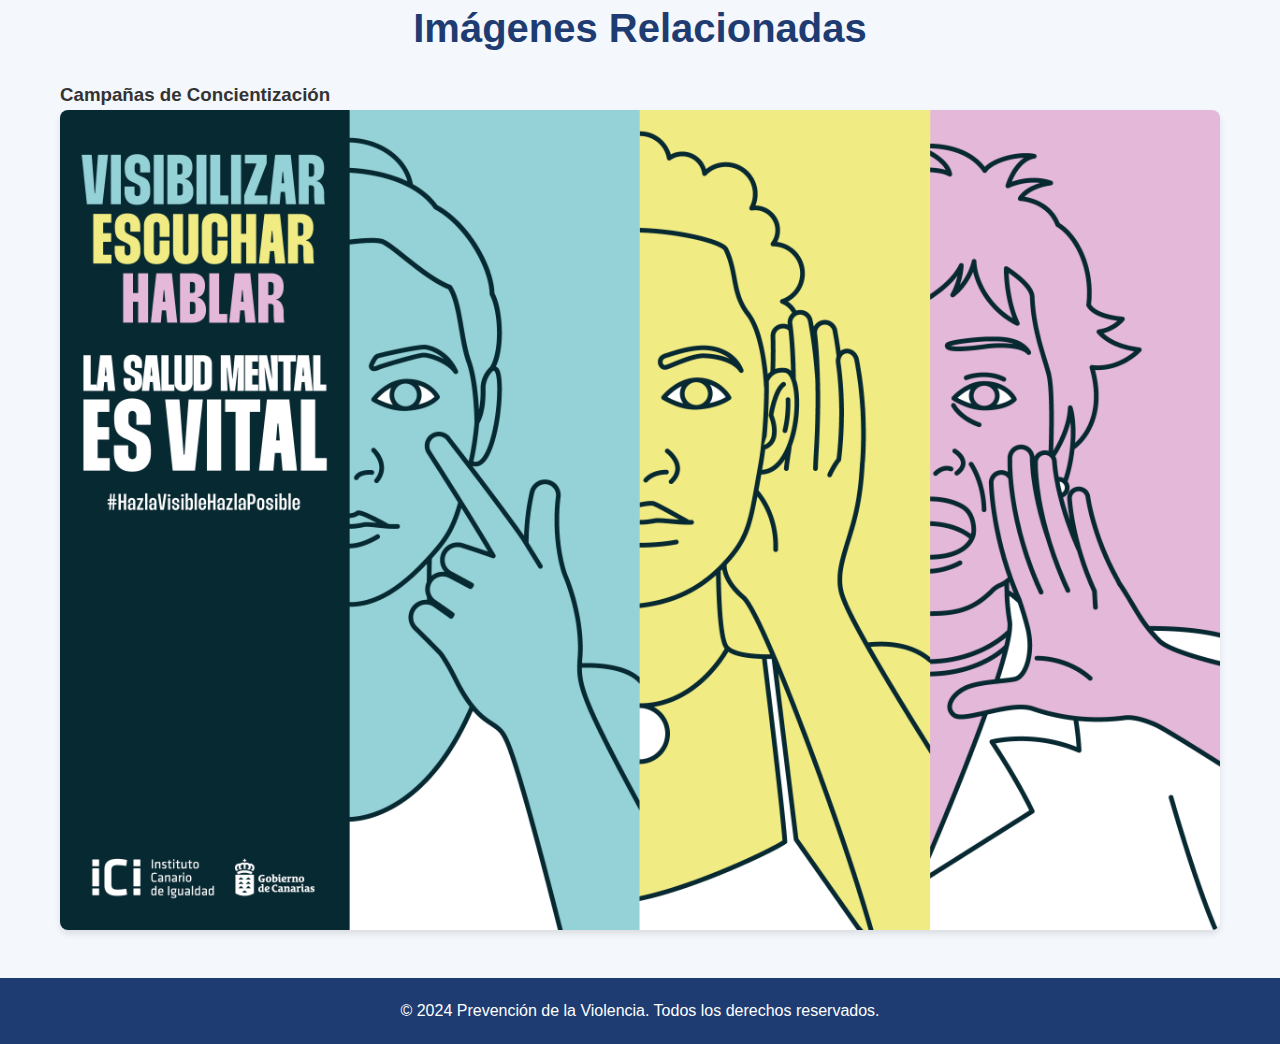
<file: viole_preve.html>
<!DOCTYPE html>
<html lang="es">
<head>
    <meta charset="UTF-8">
    <meta name="viewport" content="width=device-width, initial-scale=1.0">
    <title>Prevención de la Violencia</title>
    <link rel="stylesheet" href="vp.css">
</head>
<body>
    <header>
        
        <div class="header-content">
            <h1>Prevención de la Violencia</h1>
            
        </div>
    </header>

    <main>
        <section class="resources-section">
            <div class="container">
                <h2>Recursos Clave en la Prevención de la Violencia</h2>
                <p>La prevención de la violencia es fundamental para crear sociedades más seguras y saludables. A continuación, encontrarás enlaces a importantes fuentes de información sobre cómo prevenir la violencia, recursos para educar y herramientas para mejorar el bienestar social.</p>

                <article class="resource-item">
                    <h3>Consejo Nacional para la Prevención de la Violencia y la Delincuencia (CNPVD)</h3>
                    <p>El <strong>CNPVD</strong> ofrece una variedad de recursos, investigaciones y programas que ayudan a prevenir la violencia en diferentes contextos sociales y familiares. Su sitio proporciona herramientas de sensibilización y formación para fomentar la paz y seguridad en las comunidades.</p>
                    <p><a href="https://www.dof.gob.mx/nota_detalle.php?codigo=5343087&fecha=30/04/2014#gsc.tab=0" target="_blank">Visitar CNPVD</a></p>
                </article>

                <article class="resource-item">
                    <h3>Instituto Nacional de las Mujeres (INMUJERES)</h3>
                    <p>El <strong>INMUJERES</strong> ofrece recursos para combatir la violencia de género y promover la igualdad de derechos entre hombres y mujeres. A través de su sitio web, se pueden encontrar campañas de sensibilización, estadísticas y materiales educativos que ayudan en la prevención de la violencia doméstica y laboral.</p>
                    <p><a href="https://www.gob.mx/inmujeres" target="_blank">Visitar INMUJERES</a></p>
                </article>

                <article class="resource-item">
                    <h3>Prevención de la Violencia</h3>
                    <p>La <strong>Prevención de la Violencia</strong> es una plataforma donde se comparten información y estadísticas sobre violencia en el país. Este sitio proporciona estrategias de intervención y apoyo psicológico, además de ofrecer números de contacto para emergencias y asistencia.</p>
                    <p><a href="https://www.bienestar.gob.mx/sibien/index.php/proteccion/15-proteccion/13-prevencion-de-la-violencia" target="_blank">Visitar Red Nacional contra la Violencia</a></p>
                </article>

                <article class="resource-item">
                    <h3>Programa Nacional para la Prevención Social de la Violencia y la Delincuencia</h3>
                    <p>Este programa se enfoca en las causas estructurales que generan violencia en zonas marginadas. A través de su página, se promueven programas comunitarios que abordan desde la educación hasta el desarrollo de habilidades sociales en jóvenes en riesgo.</p>
                    <p><a href="https://dof.gob.mx/nota_detalle.php?codigo=5673254&fecha=05/12/2022#gsc.tab=0" target="_blank">Visitar Programa Nacional de Prevención</a></p>
                </article>
            </div>
        </section>

        <section class="articles-section">
            <div class="container">
                <h2>Artículos Recomendados</h2>

                <article class="resource-item">
                    <h3>La Prevención de la Violencia en la Adolescencia</h3>
                    <p>Este artículo analiza las mejores prácticas para prevenir la violencia entre adolescentes, abordando desde la educación en valores hasta la importancia de crear entornos seguros en las escuelas y en la comunidad.</p>
                    <p><a href="https://www.gob.mx/salud/censia/es/articulos/prevencion-de-la-violencia-en-adolescentes-130802?idiom=es" target="_blank">Leer artículo completo</a></p>
                </article>

                <article class="resource-item">
                    <h3>El Impacto de la Violencia en la Salud Mental</h3>
                    <p>Explora cómo la violencia afecta la salud mental de las personas y qué medidas se pueden tomar para mitigar sus efectos en el bienestar emocional y psicológico.</p>
                    <p><a href="https://violenceagainstchildren.un.org/es/content/salud-mental" target="_blank">Leer artículo completo</a></p>
                </article>
            </div>
        </section>

        <section class="images-section">
            <div class="container">
                <h2>Imágenes Relacionadas</h2>
                <article>
                    <h3>Campañas de Concientización</h3>
                    <img src="mental.png" alt="Campaña de concientización" width="100%" />
                </article>
            </div>
        </section>
    </main>

    <footer>
        <p>© 2024 Prevención de la Violencia. Todos los derechos reservados.</p>
    </footer>
</body>
</html>
</file>
<file: legal.css>
/* General Styles */
* {
    margin: 0;
    padding: 0;
    box-sizing: border-box;
}

body {
    font-family: 'Poppins', sans-serif;
    background-color: #f7f7f7;
    color: #333;
}

header {
    position: relative;
    background-color: #0f357e;
    color: white;
    padding: 40px 20px;
    text-align: center;
    border-bottom: 5px solid #005f85;
}

.banner-img {
    width: 100%;
    height: auto;
    max-height: 300px;
    object-fit: cover;
}

.header-content {
    position: absolute;
    top: 40%;
    left: 50%;
    transform: translateX(-50%);
}

header h1 {
    font-size: 2.8em;
    font-weight: 600;
}

header p {
    font-size: 1.3em;
    margin-top: 10px;
}

/* Main Content */
main {
    display: grid;
    grid-template-columns: 1fr;
    gap: 40px;
    padding: 40px 20px;
}

.section {
    background-color: white;
    padding: 30px;
    border-radius: 10px;
    box-shadow: 0 4px 15px rgba(0, 0, 0, 0.1);
}

h2 {
    font-size: 2.5em;
    color: #0074b7;
    margin-bottom: 20px;
    font-weight: 600;
}

ul {
    list-style: none;
    padding-left: 0;
}

ul li {
    font-size: 1.2em;
    margin: 12px 0;
    line-height: 1.6;
}

a {
    color: #0074b7;
    text-decoration: none;
    font-weight: bold;
}

a:hover {
    text-decoration: underline;
}

.article-container {
    display: grid;
    grid-template-columns: 1fr;
    gap: 30px;
}

article {
    background-color: #f4f9fc;
    padding: 20px;
    border-radius: 8px;
    box-shadow: 0 2px 8px rgba(0, 0, 0, 0.1);
}

article h3 {
    font-size: 1.8em;
    color: #005f85;
}

/* Video Container */
.video-container {
    display: flex;
    justify-content: center;
    margin-top: 30px;
}

iframe {
    max-width: 100%;
    height: 315px;
    border-radius: 10px;
    transition: transform 0.3s ease;
}

iframe:hover {
    transform: scale(1.05);
}

/* Footer */
footer {
    background-color: #333;
    color: white;
    text-align: center;
    padding: 20px;
}

/* Responsive Design */
@media (min-width: 768px) {
    main {
        grid-template-columns: 1fr 1fr;
    }

    .article-container {
        grid-template-columns: 1fr 1fr;
    }
}

@media (max-width: 768px) {
    main {
        padding: 20px;
    }

    .section {
        padding: 20px;
    }

    .video-container iframe {
        width: 100%;
        height: 315px;
    }
}
</file>
<file: noticias.css>
/* Estilos generales */
* {
    margin: 0;
    padding: 0;
    box-sizing: border-box;
    font-family: 'Arial', sans-serif;
}

body {
    background-color: #f4f7fb; /* Fondo azul suave */
    color: #333;
    line-height: 1.6;
}

/* Header */
.main-header {
    background-color: #0f2c63; /* Azul fuerte */
    color: white;
    padding: 40px 20px;
    text-align: center;
    position: relative;
    display: flex;
    justify-content: center;
    align-items: center;
    flex-direction: column;
}

.main-header .banner-img {
    width: 100%;
    height: auto;
    opacity: 0.7;
    position: absolute;
    top: 0;
    left: 0;
    z-index: -1;
}

.titles h1 {
    font-size: 3rem;
    font-weight: bold;
    text-shadow: 2px 2px 4px rgba(0, 0, 0, 0.5);
}

.titles h2 {
    font-size: 1.8rem;
    font-weight: 300;
    margin-top: 10px;
}

/* Main content */
main {
    padding: 40px 20px;
}

section {
    margin-bottom: 40px;
}

section header h3 {
    font-size: 2rem;
    color: #1e3c72;
    margin-bottom: 10px;
}

article {
    background-color: #ffffff;
    padding: 20px;
    border-left: 5px solid #1e3c72;
    box-shadow: 0 4px 6px rgba(0, 0, 0, 0.1);
    border-radius: 8px;
}

article h2 {
    font-size: 2rem;
    color: #333;
    margin-bottom: 10px;
}

article h3 {
    font-size: 1.4rem;
    color: #555;
    margin-bottom: 15px;
}

.news-img {
    width: 100%;
    height: auto;
    border-radius: 8px;
    margin-bottom: 20px;
}

article p {
    font-size: 1rem;
    color: #555;
    line-height: 1.8;
}

/* Footer */
.main-footer {
    background-color: #1e3c72; /* Azul fuerte */
    color: white;
    text-align: center;
    padding: 20px;
    font-size: 1rem;
}

/* Responsive Design */
@media (max-width: 768px) {
    .main-header .banner-img {
        height: 50%;
        opacity: 0.8;
    }

    .titles h1 {
        font-size: 2.2rem;
    }

    .titles h2 {
        font-size: 1.4rem;
    }

    section header h3 {
        font-size: 1.6rem;
    }

    article h2 {
        font-size: 1.6rem;
    }

    article h3 {
        font-size: 1.2rem;
    }

    .news-img {
        width: 100%;
    }
}
</file>
<file: salud.css>
/* General Styles */
* {
    margin: 0;
    padding: 0;
    box-sizing: border-box;
}

body {
    font-family: 'Poppins', sans-serif;
    background-color: #f7f7f7;
    color: #333;
}

header {
    position: relative;
    background-color: #133980;
    color: rgb(255, 255, 255);
    padding: 40px 20px;
    text-align: center;
    border-bottom: 5px solid #005f85;
}

header .header-content {
    position: absolute;
    top: 40%;
    left: 50%;
    transform: translateX(-50%);
}

header h1 {
    font-size: 2.8em;
    font-weight: 600;
}

header p {
    font-size: 1.3em;
    margin-top: 10px;
}

/* Main Content */
main {
    display: grid;
    grid-template-columns: 1fr;
    gap: 40px;
    padding: 40px 20px;
}

.content-section,
.resources-section,
.video-section {
    background-color: white;
    padding: 30px;
    border-radius: 10px;
    box-shadow: 0 4px 15px rgba(0, 0, 0, 0.1);
}

h2 {
    font-size: 2.5em;
    color: #0074b7;
    margin-bottom: 20px;
    font-weight: 600;
}

p {
    font-size: 1.2em;
    line-height: 1.6;
}

ul {
    list-style: none;
    padding-left: 0;
}

ul li {
    font-size: 1.2em;
    margin: 12px 0;
    line-height: 1.6;
}

a {
    color: #0074b7;
    text-decoration: none;
    font-weight: bold;
}

a:hover {
    text-decoration: underline;
}

.resource-item {
    background-color: #f4f9fc;
    padding: 20px;
    margin: 15px 0;
    border-radius: 8px;
    box-shadow: 0 2px 8px rgba(0, 0, 0, 0.1);
}

.resource-item h3 {
    font-size: 1.8em;
    color: #005f85;
}

.resource-item p {
    font-size: 1.1em;
    color: #333;
}

/* Image Section */
.image-section img {
    width: 100%;
    height: auto;
    max-height: 400px;
    object-fit: cover;
    border-radius: 10px;
    box-shadow: 0 4px 15px rgba(0, 0, 0, 0.1);
}

/* Video Section */
.video-container {
    display: flex;
    justify-content: center;
    margin-top: 30px;
}

iframe {
    width: 100%;
    max-width: 100%;
    height: 315px;
    border-radius: 10px;
    transition: transform 0.3s ease;
}

iframe:hover {
    transform: scale(1.05);
}

/* Footer */
footer {
    background-color: #333;
    color: white;
    text-align: center;
    padding: 20px;
}

/* Responsive Design */
@media (min-width: 768px) {
    main {
        grid-template-columns: 1fr 1fr;
    }

    .resource-item {
        grid-template-columns: 1fr 1fr;
    }
}

@media (max-width: 768px) {
    main {
        padding: 20px;
    }

    .content-section,
    .resources-section,
    .video-section {
        padding: 20px;
    }

    .video-container iframe {
        width: 100%;
        height: 315px;
    }
}
</file>
<file: seguridad.css>
/* Estilos generales */
* {
    margin: 0;
    padding: 0;
    box-sizing: border-box;
    font-family: 'Arial', sans-serif;
}

body {
    background-color: #f4f7fb; /* Fondo azul suave */
    color: #333;
    line-height: 1.6;
}

/* Header */
.main-header {
    background-color: #003366; /* Azul oscuro para dar contraste */
    color: white;
    display: flex;
    justify-content: center;
    align-items: center;
    padding: 40px;
    position: relative;
}

.header-content {
    display: flex;
    justify-content: center;
    align-items: center;
    position: relative;
    width: 100%;
}

.header-img {
    width: 100%;
    height: 100%;
    opacity: 0.4;
    object-fit: cover;
    position: absolute;
    top: 0;
    left: 0;
    z-index: -1;
}

.header-text {
    text-align: center;
    padding: 0 20px;
    z-index: 1;
}

.header-text h1 {
    font-size: 3.5rem;
    font-weight: bold;
    color: #ffffff;
    text-shadow: 2px 2px 4px rgba(0, 0, 0, 0.7);
}

.header-text p {
    font-size: 1.3rem;
    font-weight: 300;
    color: #e0e0e0;
    margin-top: 10px;
}

/* Main content */
.content {
    padding: 50px 20px;
    display: grid;
    grid-template-columns: 1fr;
    gap: 40px;
    max-width: 1200px;
    margin: 0 auto;
}

.resource-section {
    background-color: #ffffff;
    padding: 30px;
    border-radius: 10px;
    box-shadow: 0 4px 12px rgba(0, 0, 0, 0.1);
    border-left: 4px solid #003366; /* Azul oscuro para destacar */
}

.section-title {
    font-size: 2.2rem;
    font-weight: 600;
    color: #003366;
    margin-bottom: 20px;
    text-align: center;
}

.resource-list {
    list-style: none;
    padding-left: 0;
    font-size: 1.1rem;
    color: #555;
}

.resource-list li {
    margin-bottom: 15px;
    padding-left: 20px;
    position: relative;
}

.resource-list strong {
    color: #003366;
    font-weight: bold;
}

.resource-list li::before {
    content: '•';
    color: #003366;
    font-size: 1.5rem;
    position: absolute;
    left: 0;
    top: 0;
}

/* Imagen */
.image-section {
    text-align: center;
}

.image-responsive {
    width: 90%;
    max-width: 650px;
    height: auto;
    border-radius: 8px;
    box-shadow: 0 4px 12px rgba(0, 0, 0, 0.1);
}

/* Footer */
.main-footer {
    background-color: #003366;
    color: white;
    text-align: center;
    padding: 20px;
    font-size: 1rem;
    position: relative;
    bottom: 0;
    width: 100%;
}

/* Responsive Design */
@media (max-width: 768px) {
    .header-text h1 {
        font-size: 2.5rem;
    }

    .header-text p {
        font-size: 1.1rem;
    }

    .resource-section {
        padding: 20px;
    }

    .resource-list {
        font-size: 1rem;
    }

    .resource-list li {
        margin-bottom: 10px;
    }

    .image-responsive {
        width: 100%;
    }
}
</file>
<file: vp.css>
/* Estilos generales */
* {
    margin: 0;
    padding: 0;
    box-sizing: border-box;
    font-family: 'Arial', sans-serif;
}

body {
    background-color: #f4f7fb; /* Fondo azul suave */
    color: #333;
    line-height: 1.6;
}

/* Header */
header {
    background-color: #1e3c72; /* Azul fuerte */
    color: white;
    padding: 40px 20px;
    text-align: center;
    position: relative;
}

header img {
    width: 100%;
    height: auto;
    opacity: 0.7;
}

.header-content {
    position: absolute;
    top: 50%;
    left: 50%;
    transform: translate(-50%, -50%);
}

.header-content h1 {
    font-size: 3rem;
    font-weight: bold;
    text-shadow: 2px 2px 4px rgba(0, 0, 0, 0.5);
}

.header-content p {
    font-size: 1.2rem;
    font-weight: 300;
}

/* Main content */
main {
    padding: 40px 20px;
}

/* Section styles */
.container {
    max-width: 1200px;
    margin: 0 auto;
    padding: 0 20px;
}

section h2 {
    font-size: 2.5rem;
    color: #1e3c72; /* Azul fuerte */
    text-align: center;
    margin-bottom: 20px;
}

section p {
    font-size: 1.1rem;
    text-align: justify;
    color: #555;
    line-height: 1.8;
}

/* Resource and article items */
.resource-item {
    margin-bottom: 25px;
    background-color: #ffffff;
    border-left: 5px solid #1e3c72; /* Azul fuerte */
    padding: 20px;
    border-radius: 8px;
    box-shadow: 0 4px 6px rgba(0, 0, 0, 0.1);
}

.resource-item h3 {
    font-size: 1.8rem;
    color: #1e3c72;
    margin-bottom: 10px;
}

.resource-item p {
    font-size: 1rem;
    color: #555;
}

a {
    color: #1e3c72;
    text-decoration: none;
    font-weight: bold;
}

a:hover {
    text-decoration: underline;
}

/* Images section */
.images-section img {
    width: 100%;
    height: auto;
    border-radius: 8px;
    box-shadow: 0 4px 6px rgba(0, 0, 0, 0.1);
}

/* Footer */
footer {
    background-color: #1e3c72; /* Azul fuerte */
    color: white;
    text-align: center;
    padding: 20px 0;
    font-size: 1rem;
}

/* Responsive Design */
@media (max-width: 768px) {
    .header-content h1 {
        font-size: 2rem;
    }

    .header-content p {
        font-size: 1rem;
    }

    section h2 {
        font-size: 1.8rem;
    }

    .resource-item {
        padding: 15px;
    }

    .resource-item h3 {
        font-size: 1.5rem;
    }

    .container {
        padding: 0 10px;
    }
}
</file>
<file: style.css>
/* General Reset */
* {
    margin: 0;
    padding: 0;
    box-sizing: border-box;
}

body {
    font-family: 'Arial', sans-serif;
    line-height: 1.6;
    color: #333;
    background-color: #f9f9f9;
    margin: 0;
    padding: 0;
}

/* Navigation Bar */
.navbar {
    display: flex;
    justify-content: center;
    background-color: #003366;
    padding: 10px;
    list-style: none;
}

.navbar li {
    margin: 0 15px;
}

.navbar a {
    color: #fff;
    text-decoration: none;
    font-size: 1rem;
}

.navbar a:hover {
    text-decoration: underline;
}

/* Hero Section */
.hero {
    text-align: center;
    background-color: #174777;
    color: white;
    padding: 30px 15px;
}

.hero img {
    max-width: 100%;
    height: auto;
    margin-bottom: 20px;
}

/* Videos Section */
.videos {
    padding: 20px;
    background-color: #e3f2fd;
}

.video-container {
    display: flex;
    justify-content: center;
    gap: 20px;
    flex-wrap: wrap;
}

iframe {
    width: 100%;
    max-width: 560px;
    height: 315px;
}

/* Info Sections */
.info-sections {
    display: grid;
    grid-template-columns: repeat(auto-fit, minmax(300px, 1fr));
    gap: 20px;
    padding: 20px;
}

.info-sections article {
    background-color: #ffffff;
    border: 1px solid #ddd;
    border-radius: 8px;
    padding: 15px;
    box-shadow: 0 2px 4px rgba(0, 0, 0, 0.1);
}

.info-sections h3 {
    color: #003366;
    margin-bottom: 10px;
}

.info-sections p {
    font-size: 0.9rem;
}

/* Footer */
footer {
    text-align: center;
    padding: 15px;
    background-color: #003366;
    color: #fff;
    font-size: 0.9rem;
}

/* Estilos generales */
body {
    font-family: Arial, sans-serif;
    line-height: 1.6;
    margin: 0;
    padding: 0;
    background-color: #f4f4f4;
    color: #333;
}

img {
    max-width: 100%;
    height: auto;
    display: block;
    margin: 0 auto;
}

h1, h2, h3 {
    margin: 0;
}

/* Encabezado principal */
.main-header {
    background: #6200ea;
    color: #fff;
    padding: 20px;
    text-align: center;
}

.main-header img {
    max-height: 200px;
    margin: 10px 0;
}

.titles h1 {
    font-size: 2.5em;
}

.titles h2 {
    font-size: 1.5em;
    font-weight: 300;
}

/* Sección principal */
main {
    padding: 20px;
    max-width: 800px;
    margin: 20px auto;
    background: #fff;
    border-radius: 8px;
    box-shadow: 0 2px 4px rgba(0, 0, 0, 0.1);
}
</file>
